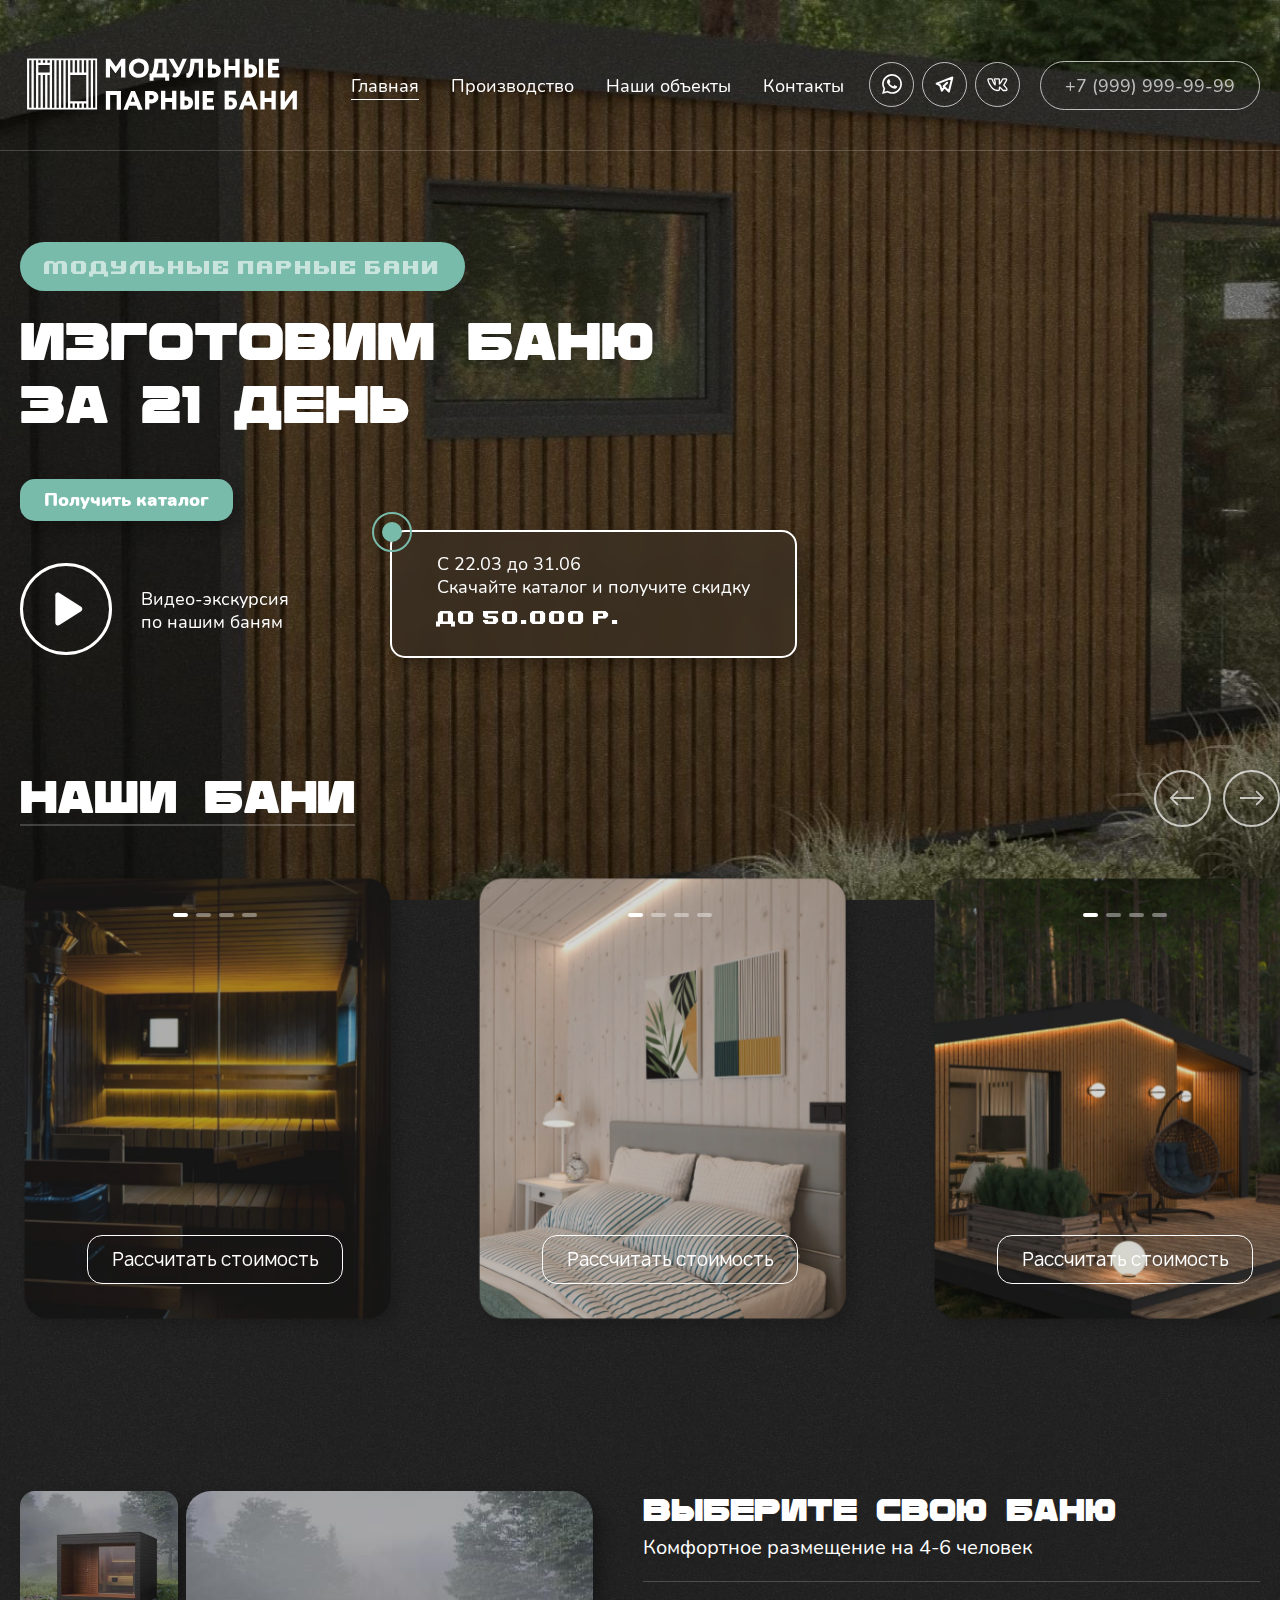
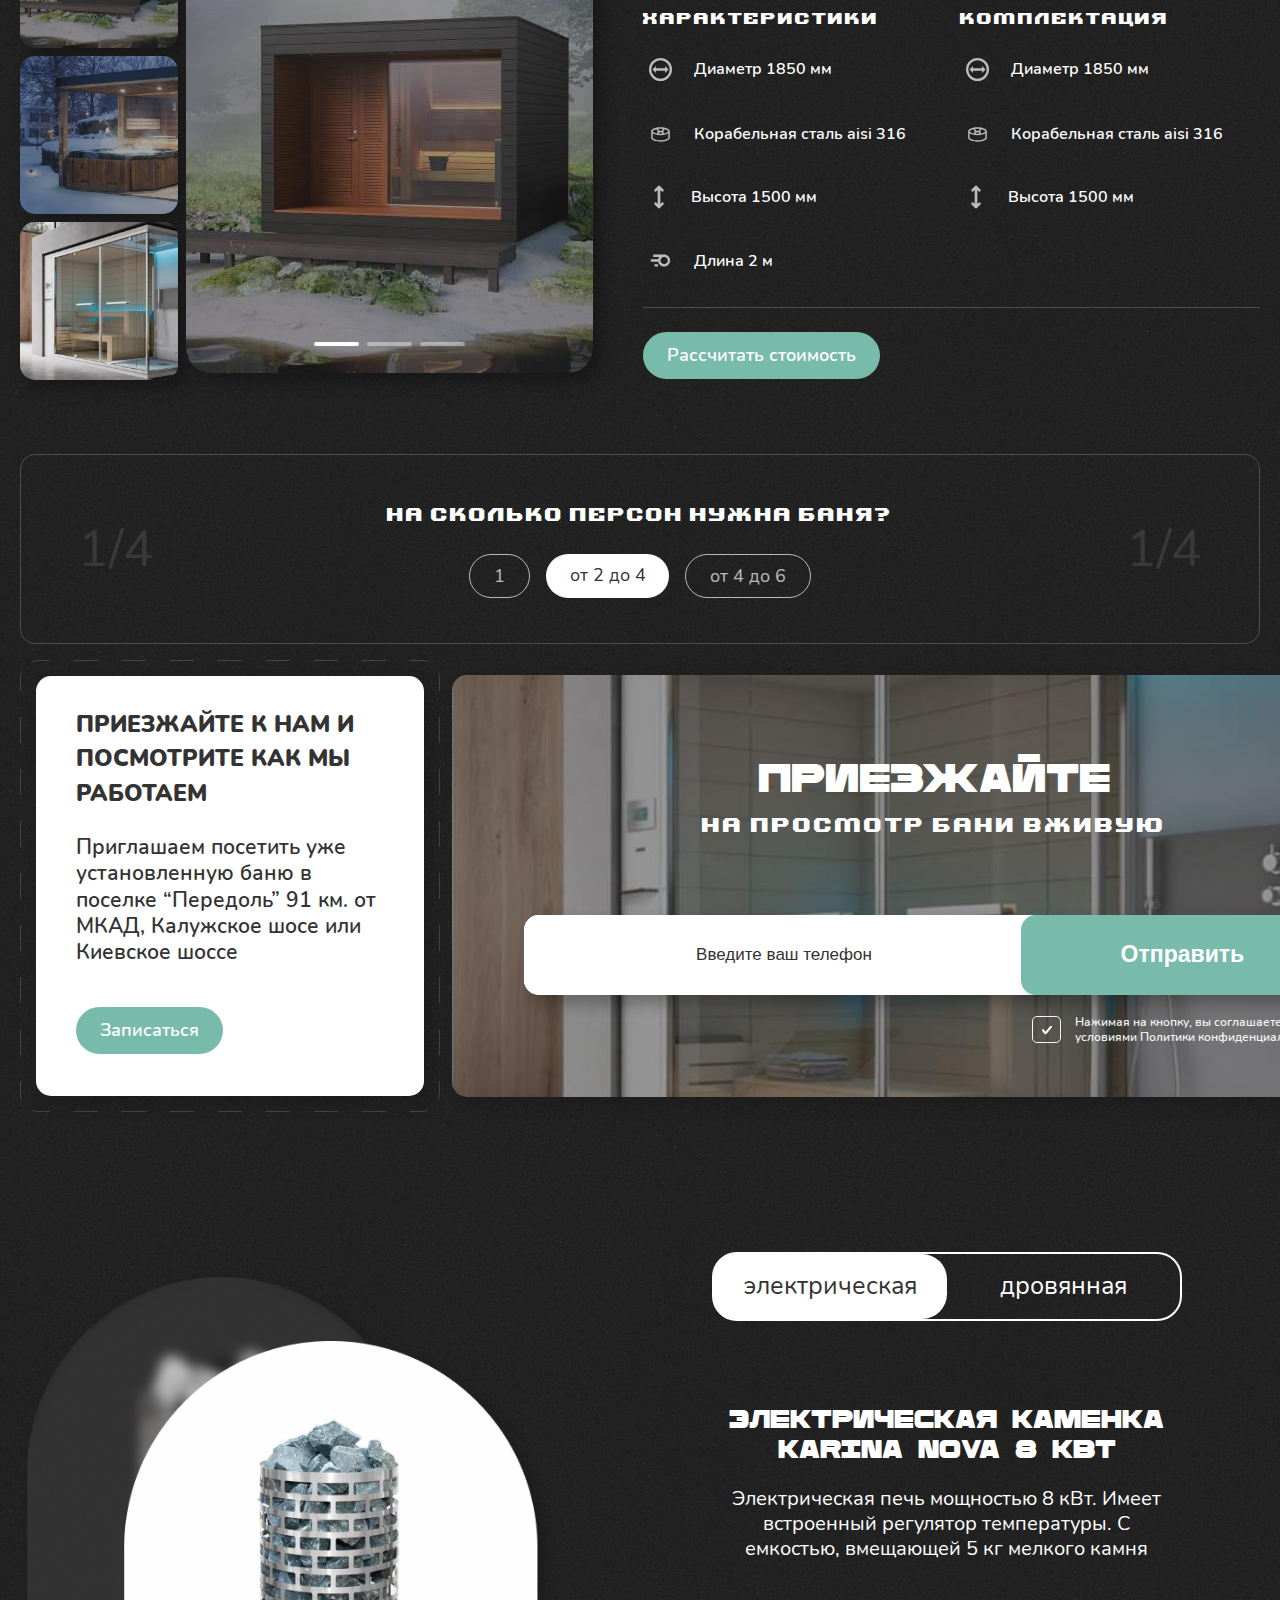
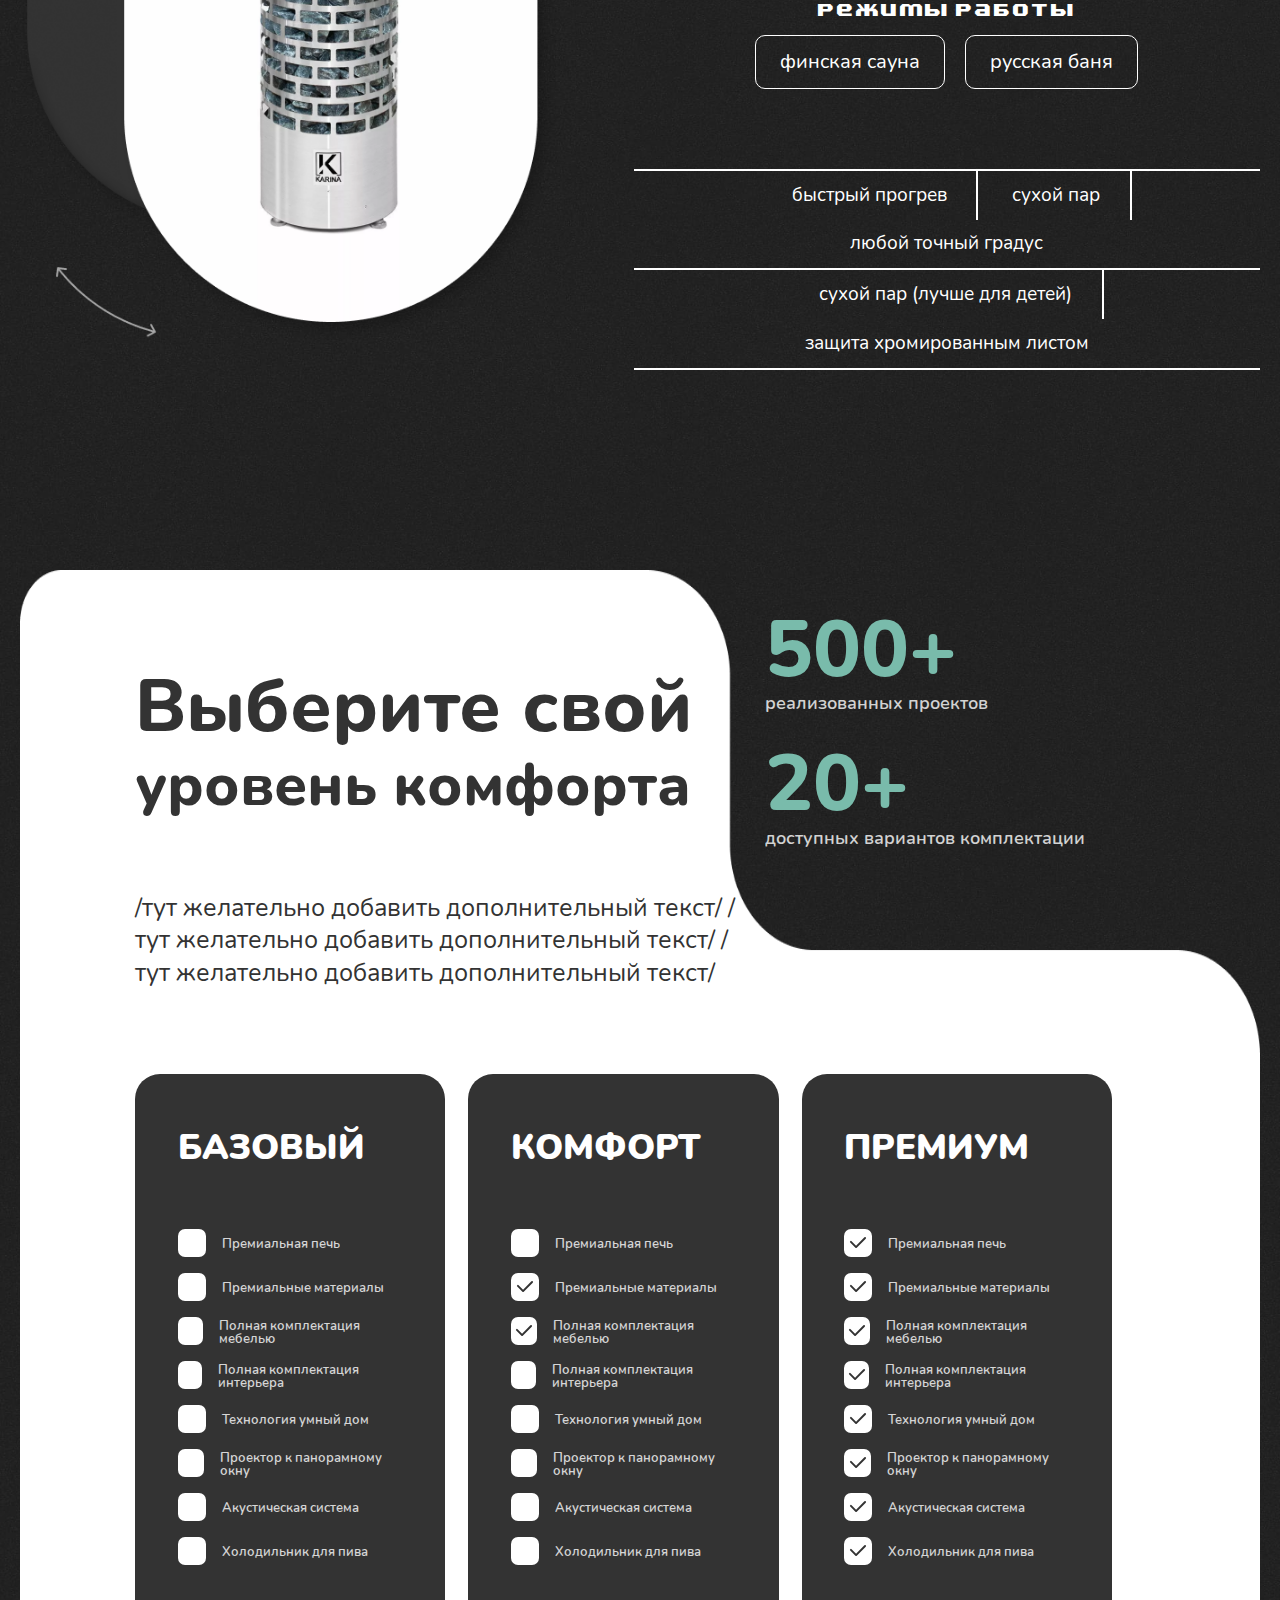
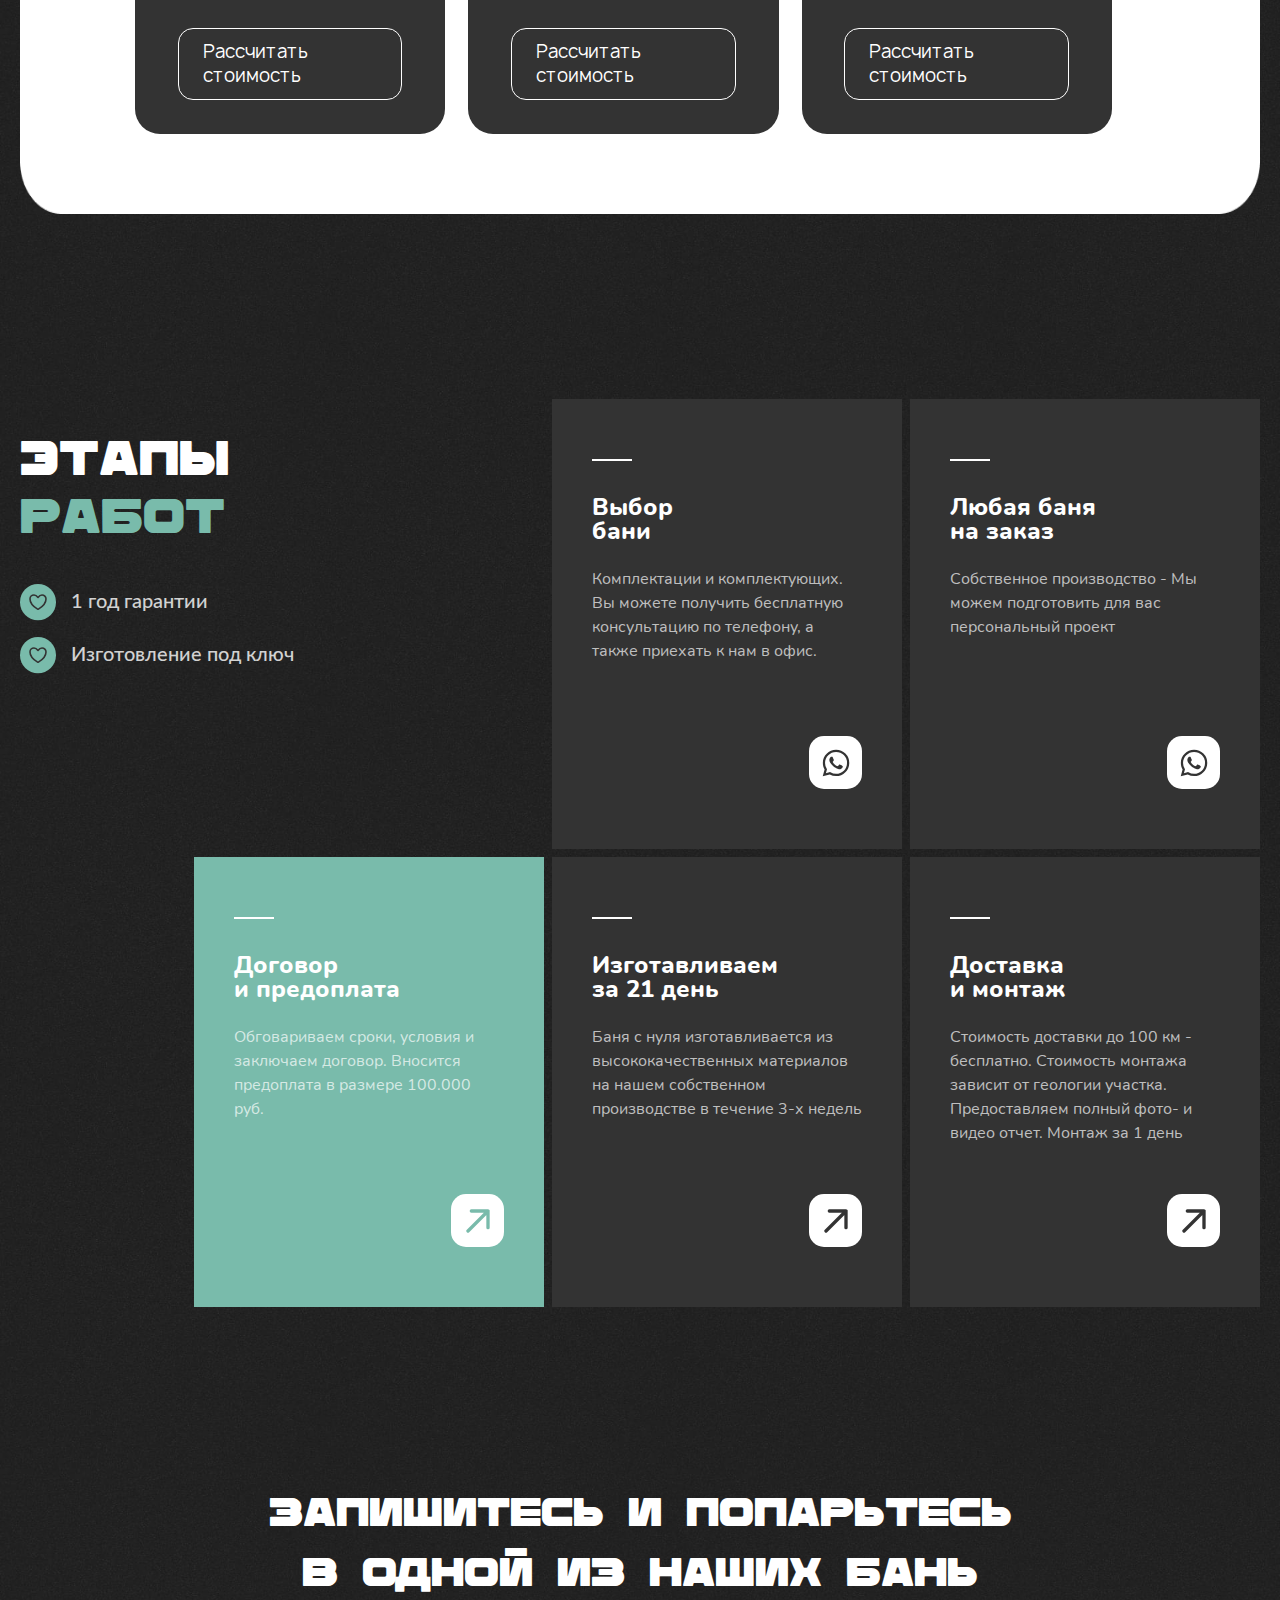
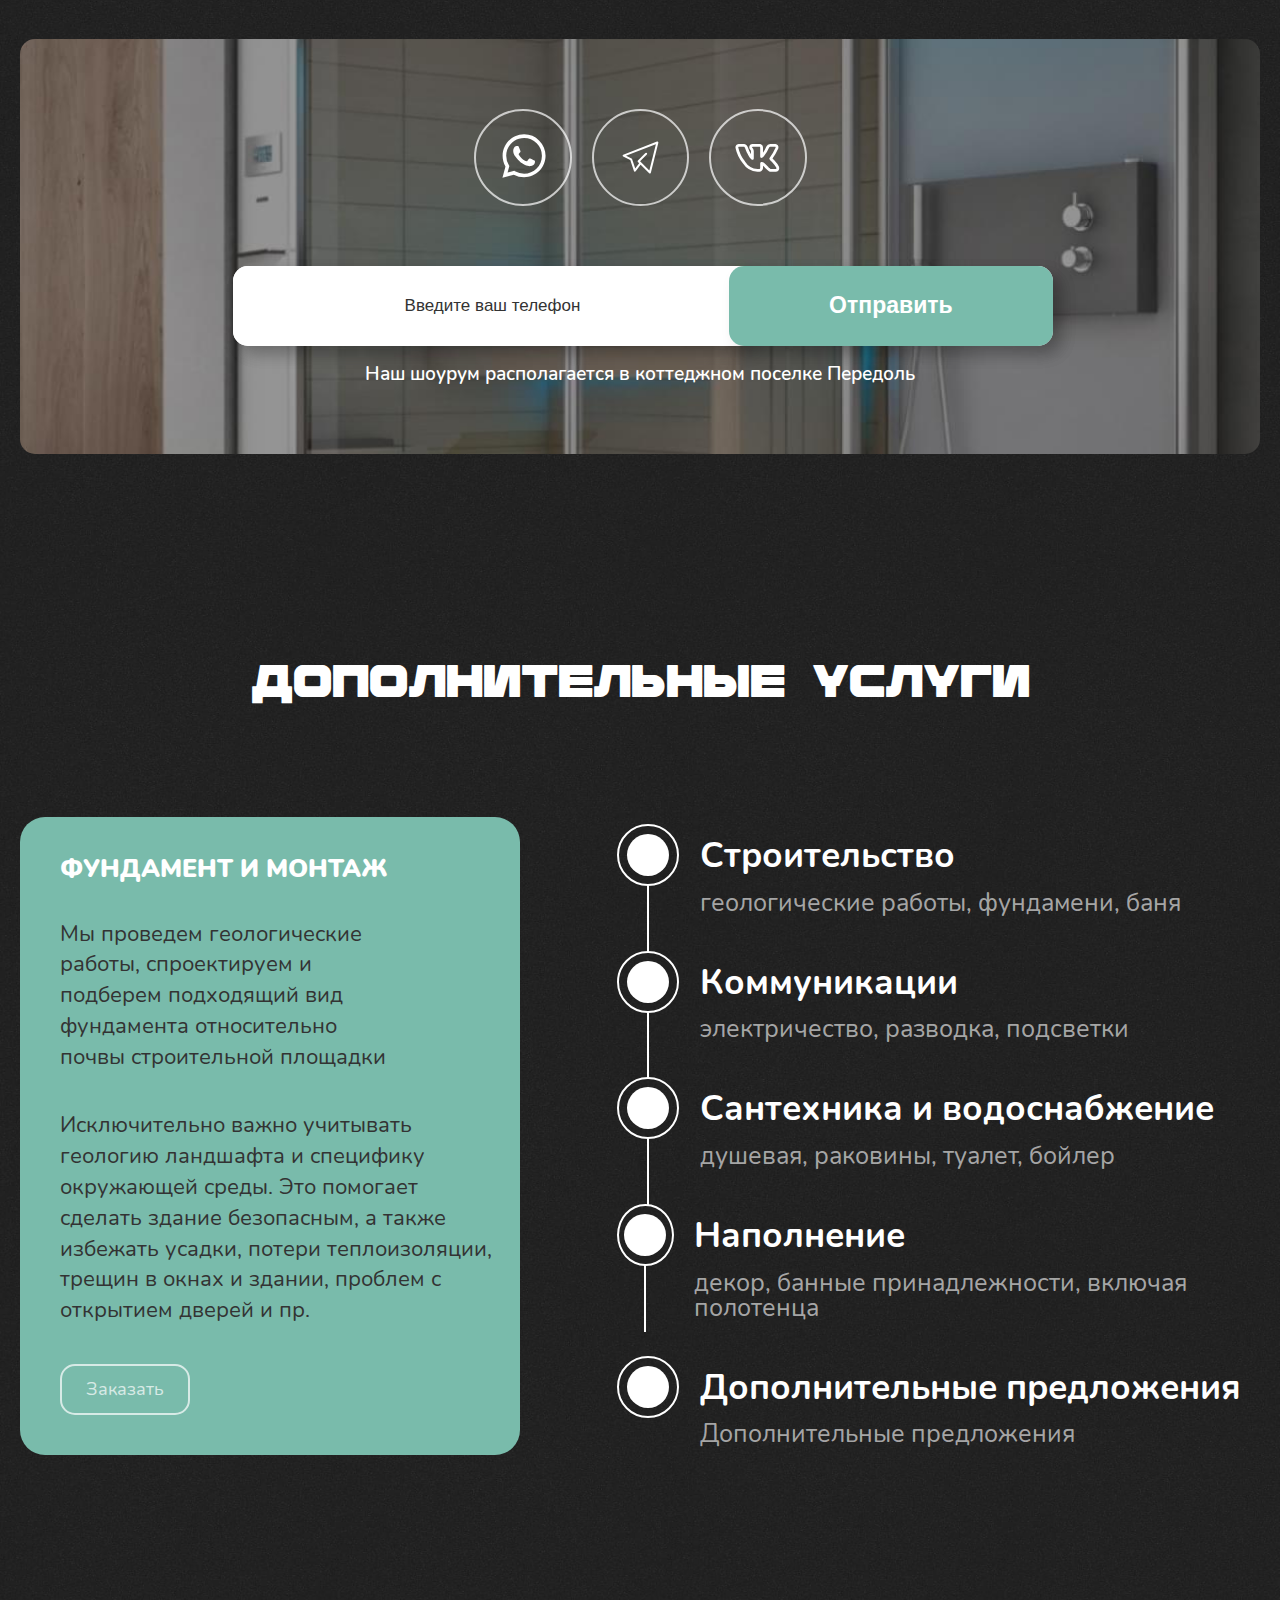
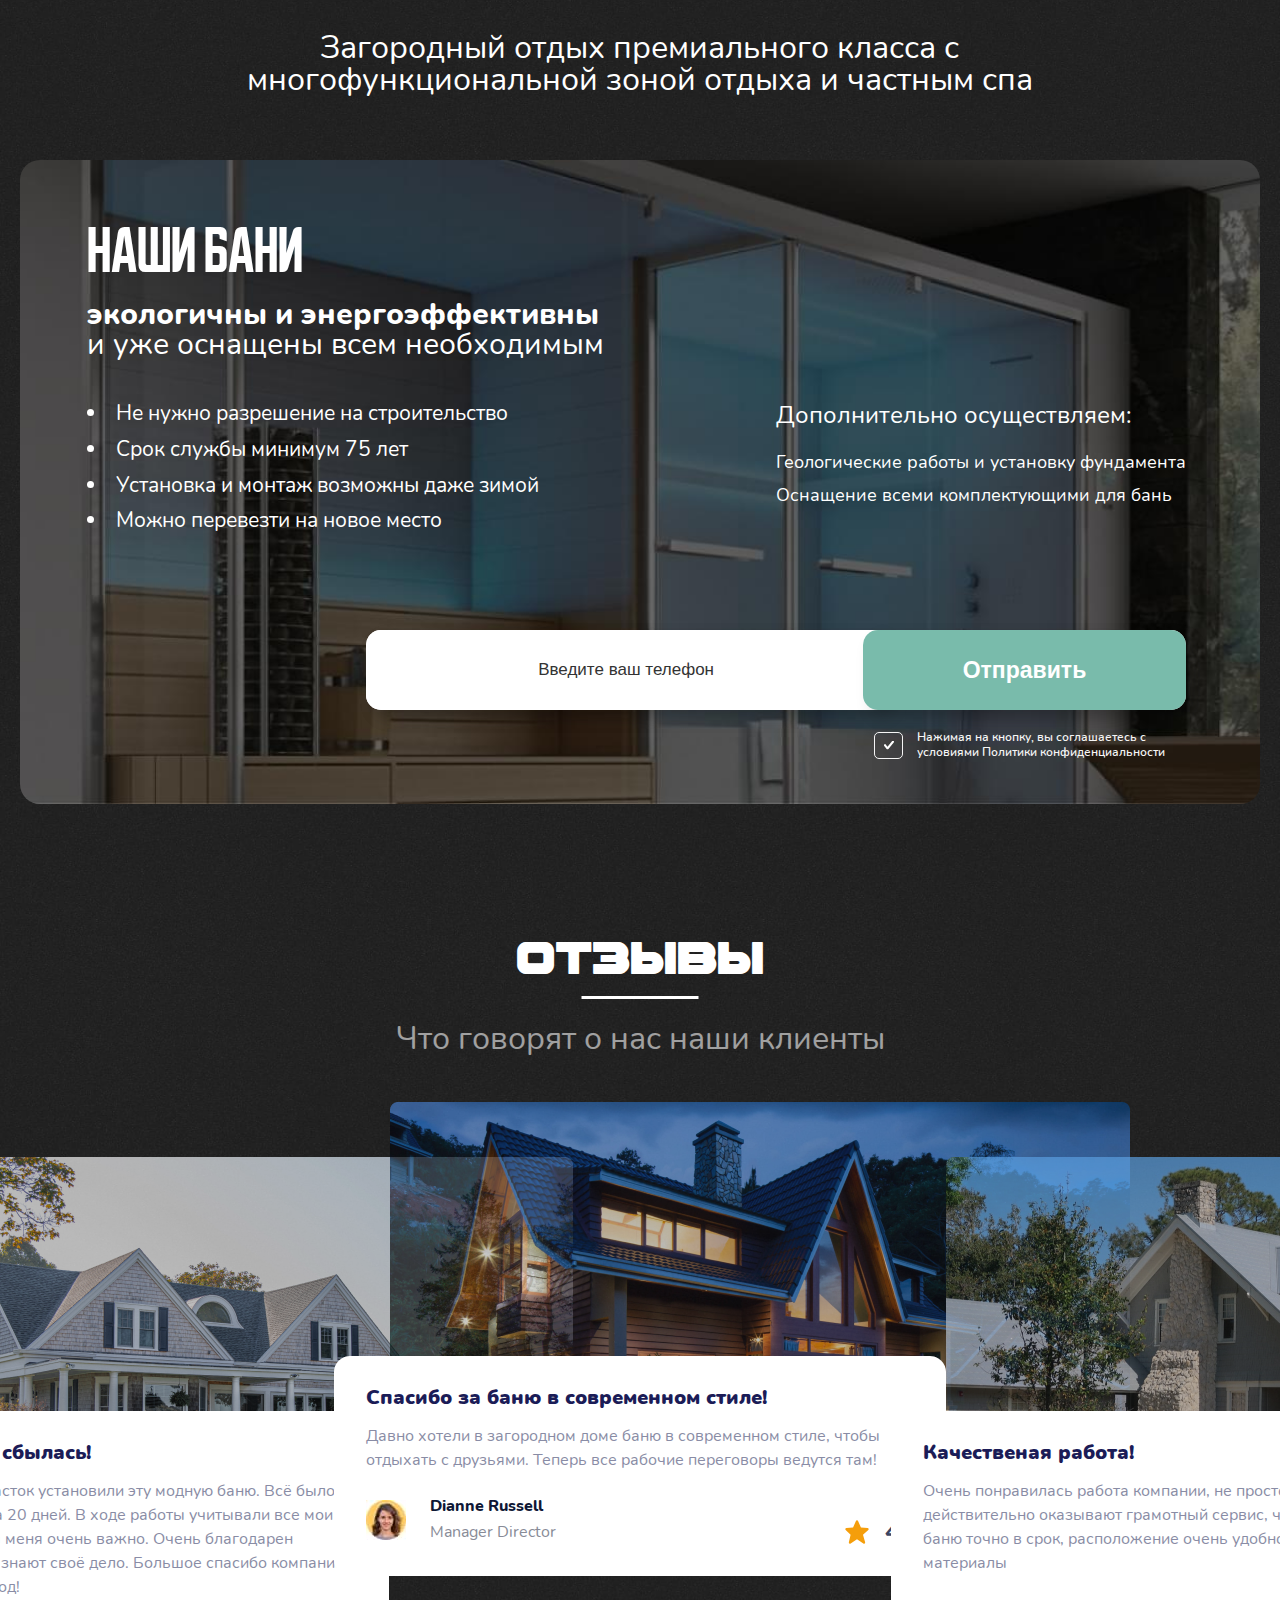
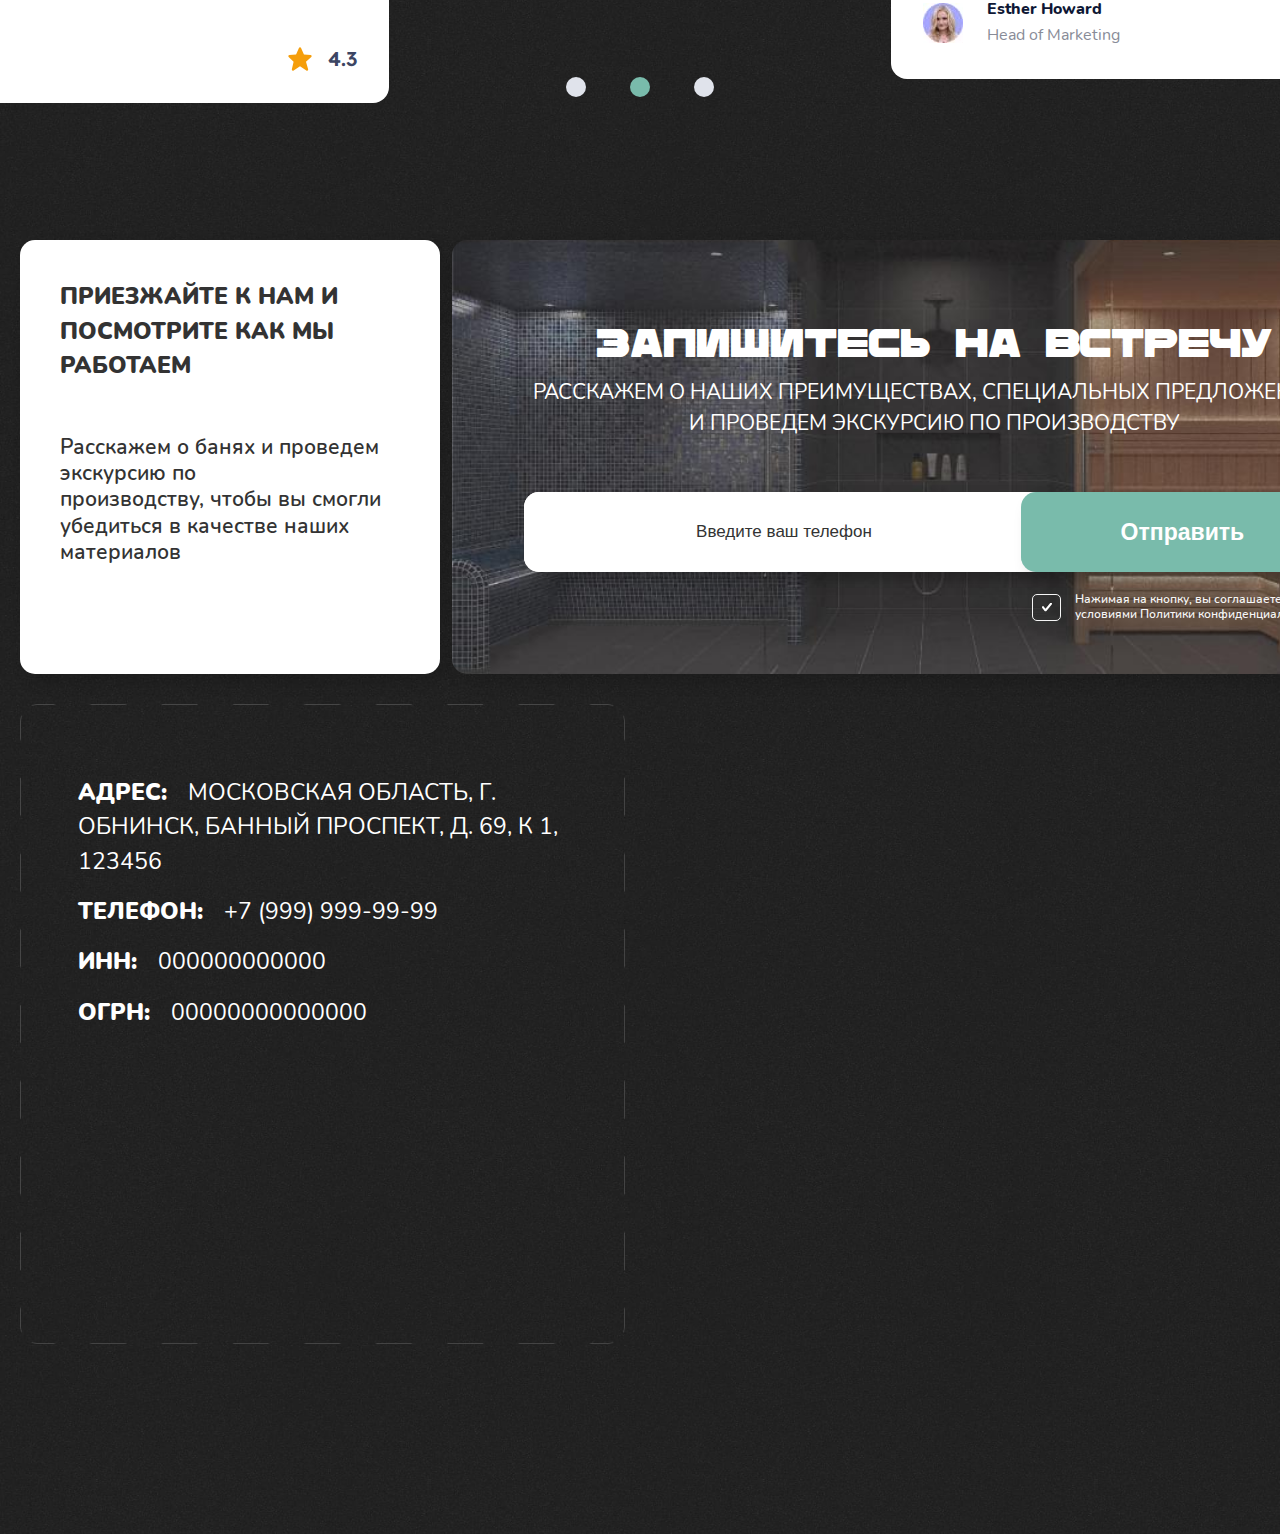
<file: index.html>
<!DOCTYPE html>
<html lang="en">
<head>
    <meta charset="UTF-8">
    <meta http-equiv="X-UA-Compatible" content="IE=edge">
    <meta name="viewport" content="width=device-width, initial-scale=1.0">
    <title>Главная</title>
    <link rel="stylesheet" href="css/swiper.min.css">
    <link rel="stylesheet" href="css/style.min.css">
</head>
<body>
    <div class="wrapper">
      <header class="header">
        <div class="header__container container">
        <div class="header__logo">
            <a href="/"><img src="minimg/logo.svg" alt="Модульные парные бани"></a>
        </div>
        <nav class="header__menu">
            <ul class="header__menu-list">
                <li class="header__menu-item">
                    <a href="index.html" class="header__menu-link active">Главная</a>
                </li>
                <li class="header__menu-item">
                    <a href="production.html" class="header__menu-link">Производство</a>
                </li>
                <li class="header__menu-item">
                    <a href="objects.html" class="header__menu-link">Наши объекты</a>
                </li>
                <li class="header__menu-item">
                    <a href="contacts.html" class="header__menu-link">Контакты</a>
                </li>
            </ul>
        </nav>
        <div class="header__contacts">
            <ul class="header__social-links">
                <li class="header__social-item">
                    <a href="https://wa.me/" class="header__social_link">
                        <img src="minimg/header/icons/whatsapp.svg" alt="Whatsapp" class="header__social-img">
                    </a>
                </li>
                <li class="header__social-item">
                    <a href="https://t.me/" class="header__social_link">
                        <img src="minimg/header/icons/telegram.svg" alt="Telegram" class="header__social-img">
                    </a>
                </li>
                <li class="header__social-item">
                    <a href="https://vk.com/" class="header__social_link">
                        <img src="minimg/header/icons/vk.svg" alt="VK" class="header__social-img">
                    </a>
                </li>
            </ul>
            <div class="header__phone-number">
                <a href="tel:">+7 (999) 999-99-99</a>
            </div>
        </div>
    </div>
      </header>
      <section class="firstscreen firstscreen__swiper">
        <div class="firstscreen__bg swiper-wrapper">
            <img class="swiper-slide" src="minimg/home/firstscreen/bg/bg.jpg">
            <img class="swiper-slide" src="minimg/home/firstscreen/bg/bg.jpg">
            <img class="swiper-slide" src="minimg/home/firstscreen/bg/bg.jpg">
        </div>
        <div class="firstscreen__container container">
            <div class="firstscreen__content">
                <h2 class="firstscreen__overtitle">модульные парные бани</h2>
                <h1 class="firstscreen__title title">изготовим баню за 21 день</h1>
                <div class="firstscreen__get-catalog">Получить каталог</div>
                <div class="firstscreen__bot-content">
                    <div class="firstscreen__video">
                        <div class="firstscreen__playvideo"><img src="minimg/home/firstscreen/icons/play.svg" alt="Видео-плеер"></div>
                        <span class="firstscreen__video-caption">Видео-экскурсия по нашим баням</span>
                    </div>
                    <div class="firstscreen__info">
                        <div class="firstscreen__date">С 22.03 до 31.06</div>
                        <div class="firstscreen__info-text">Скачайте каталог и получите скидку</div>
                        <div class="firstscreen__cost">до 50.000 р.</div>
                    </div>
                </div>
            </div>
            <div class="firstscreen__slides-nav">
                <div class="firstscreen__nav-item button-prev">
                    <img src="minimg/home/firstscreen/icons/arrow-prev.svg">
                </div>
                <div class="firstscreen__nav-item button-next">
                    <img src="minimg/home/firstscreen/icons/arrow-next.svg">
                </div>
            </div>
        </div>
      </section>
      <section class="our">
        <div class="our__container container">
            <h2 class="our__title title">наши бани</h2>
            <div class="our__mousewheel-swiper">
                <div class="our__cards swiper-wrapper">
                    <div class="our__card our__swiper swiper-slide">
                        <div class="our__img-wrap swiper-wrapper">
                            <img src="minimg/home/our/01.png" class="swiper-slide our__card-img">
                            <img src="minimg/home/our/02.png" class="swiper-slide our__card-img">
                            <img src="minimg/home/our/03.png" class="swiper-slide our__card-img">
                            <img src="minimg/home/our/04.png" class="swiper-slide our__card-img">
                          </div>
                          <div class="swiper-pagination pagination-wh"></div>
                          <div class="our__calculate calculate">Рассчитать стоимость</div>
                    </div>
                    <div class="our__card our__swiper swiper-slide">
                        <div class="our__img-wrap swiper-wrapper">
                            <img src="minimg/home/our/02.png" class="swiper-slide our__card-img">
                            <img src="minimg/home/our/01.png" class="swiper-slide our__card-img">
                            <img src="minimg/home/our/04.png" class="swiper-slide our__card-img">
                            <img src="minimg/home/our/03.png" class="swiper-slide our__card-img">
                          </div>
                          <div class="swiper-pagination pagination-wh"></div>
                          <div class="our__calculate calculate">Рассчитать стоимость</div>
                    </div>
                    <div class="our__card our__swiper swiper-slide">
                        <div class="our__img-wrap swiper-wrapper">
                            <img src="minimg/home/our/03.png" class="swiper-slide our__card-img">
                            <img src="minimg/home/our/04.png" class="swiper-slide our__card-img">
                            <img src="minimg/home/our/02.png" class="swiper-slide our__card-img">
                            <img src="minimg/home/our/01.png" class="swiper-slide our__card-img">
                          </div>
                          <div class="swiper-pagination pagination-wh"></div>
                          <div class="our__calculate calculate">Рассчитать стоимость</div>
                    </div>
                    <div class="our__card our__swiper swiper-slide">
                        <div class="our__img-wrap swiper-wrapper">
                            <img src="minimg/home/our/04.png" class="swiper-slide our__card-img">
                            <img src="minimg/home/our/03.png" class="swiper-slide our__card-img">
                            <img src="minimg/home/our/01.png" class="swiper-slide our__card-img">
                            <img src="minimg/home/our/02.png" class="swiper-slide our__card-img">
                          </div>
                          <div class="swiper-pagination pagination-wh"></div>
                          <div class="our__calculate calculate">Рассчитать стоимость</div>
                    </div>
                </div>
            </div>

        </div>
      </section>
      <section class="choose">
        <div class="choose__container container">
            <div class="choose__swipers">
                <div class="choose__swiper-thumbs">
                    <div class="swiper-wrapper">
                        <img src="minimg/home/choose/photots/01.jpg" class="swiper-slide choose__img" alt="">
                        <img src="minimg/home/choose/photots/02.jpg" class="swiper-slide choose__img" alt="">
                        <img src="minimg/home/choose/photots/03.jpg" class="swiper-slide choose__img" alt="">
                    </div>
                </div>
                <div class="choose__swiper-main">
                    <div class="swiper-wrapper">
                        <img src="minimg/home/choose/photots/01.jpg" class="swiper-slide choose__img" alt="">
                        <img src="minimg/home/choose/photots/02.jpg" class="swiper-slide choose__img" alt="">
                        <img src="minimg/home/choose/photots/03.jpg" class="swiper-slide choose__img" alt="">
                    </div>
                    <div class="swiper-pagination pagination-wh"></div>
                </div>
            </div>
            <div class="choose__content">
                <h2 class="choose__title title">Выберите свою баню</h2>
                <div class="choose__subtitle">Комфортное размещение на 4-6 человек</div>
                <div class="choose__property">
                    <div class="choose__property-col">
                        <div class="choose__label">Характеристики</div>
                        <ul class="choose__list">
                            <li class="choose__item">
                                <img class="choose__icon" src="minimg/home/choose/icons/01.svg">
                                <div class="choose__text">Диаметр 1850 мм</div>
                            </li>
                            <li class="choose__item">
                                <img class="choose__icon" src="minimg/home/choose/icons/02.svg">
                                <div class="choose__text">Корабельная сталь aisi 316</div>
                            </li>
                            <li class="choose__item">
                                <img class="choose__icon" src="minimg/home/choose/icons/03.svg">
                                <div class="choose__text">Высота 1500 мм</div>
                            </li>
                            <li class="choose__item">
                                <img class="choose__icon" src="minimg/home/choose/icons/04.svg">
                                <div class="choose__text">Длина 2 м</div>
                            </li>
                        </ul>
                    </div>
                    <div class="choose__property-col">
                        <div class="choose__label">комплектация</div>
                        <ul class="choose__list">
                            <li class="choose__item">
                                <img class="choose__icon" src="minimg/home/choose/icons/01.svg">
                                <div class="choose__text">Диаметр 1850 мм</div>
                            </li>
                            <li class="choose__item">
                                <img class="choose__icon" src="minimg/home/choose/icons/02.svg">
                                <div class="choose__text">Корабельная сталь aisi 316</div>
                            </li>
                            <li class="choose__item">
                                <img class="choose__icon" src="minimg/home/choose/icons/03.svg">
                                <div class="choose__text">Высота 1500 мм</div>
                            </li>
                        </ul>
                    </div>
                </div>
                <div class="choose__calculate calculate" type="button">Рассчитать стоимость</div>
            </div>
        </div>
      </section>
      <section class="persons">
        <div class="persons__container container">
            <div class="persons__content">
                <div class="persons__label">на сколько персон нужна баня?</div>
                <div class="persons__tabs">
                    <div class="persons__tab">1</div>
                    <div class="persons__tab active">от 2 до 4</div>
                    <div class="persons__tab">от 4 до 6</div>
                </div>
            </div>
        </div>
      </section>
      <section class="visit-us">
        <div class="visit-us__container container">
            <div class="visit-us__text-block">
                <div class="visit-us__text-content">
                    <div class="visit-us__label">приезжайте к нам и посмотрите как мы работаем</div>
                    <div class="visit-us__text">Приглашаем посетить уже установленную баню в поселке “Передоль” 91 км. от МКАД, Калужское шосе или Киевское шоссе</div>
                    <div class="visit-us__btn calculate">Записаться</div>
                </div>
            </div>
            <div class="visit-us__feedback">
                <div class="visit-us__feedback-title">приезжайте</div>
                <div class="visit-us__feedback-subtitle">на просмотр бани вживую</div>
                <form action="##" class="visit-us__feedback-form feedback__form">
                    <div class="feedback__area">
                        <input class="feedback__text-input" type="text" placeholder="Введите ваш телефон">
                        <button type="submit">Отправить</button> 
                    </div>   
                    <label>
                        <input class="feedback__checkbox" checked type="checkbox">
                        <span class="feedback__custom-checkbox"></span>
                        <span class="feedback__checkbox-caption">Нажимая на кнопку, вы соглашаетесь с условиями Политики конфиденциальности</span>
                    </label>
                </form>
            </div>
        </div>
      </section>
      <section class="type">
        <div class="type__container container">
            <div class="type__img">
                <img src="minimg/home/type/e.png" alt="Karina NOVA 8 кВт">
            </div>
            <div class="type__content">
                <div class="type__tabs">
                    <span id="type_first_tab" class="type__tab active">электрическая</span>
                    <span id="type_second_tab" class="type__tab">дровянная</span>
                </div>
                <div data-tab="type_first_tab" class="type__tab-content active">
                    <h3 class="type__label">
                        Электрическая каменка<br />
                        Karina NOVA 8 кВт
                    </h3>
                    <div class="type__text">
                        Электрическая печь мощностью 8 кВт.
                        Имеет встроенный регулятор температуры.
                        С емкостью, вмещающей 5 кг мелкого камня
                    </div>
                    <div class="type__modes-text">Режимы работы</div>
                    <div class="type__modes">
                        <span class="type__mode">финская сауна</span>
                        <span class="type__mode">русская баня</span>
                    </div>
                    <div class="type__parameters">
                        <div class="type__param-row">
                            <span class="type__param-item">быстрый прогрев</span>
                            <span class="type__param-item">сухой пар</span>
                            <span class="type__param-item">любой точный градус</span>
                        </div>
                        <div class="type__param-row">                            
                            <span class="type__param-item">сухой пар (лучше для детей)</span>
                            <span class="type__param-item">защита хромированным листом</span>
                        </div>
                    </div>
                </div>
                <div data-tab="type_second_tab" class="type__tab-content">
                    <h3 class="type__label">
                        Электрическая каменка<br />
                        Karina NOVA 8 кВт
                    </h3>
                    <div class="type__text">
                        Электрическая печь мощностью 8 кВт.
                        Имеет встроенный регулятор температуры.
                        С емкостью, вмещающей 5 кг мелкого камня
                    </div>
                    <div class="type__modes-text">Режимы работы</div>
                    <div class="type__modes">
                        <span class="type__mode">финская сауна</span>
                        <span class="type__mode">русская баня</span>
                    </div>
                    <div class="type__parameters">
                        <div class="type__param-row">
                            <span class="type__param-item">быстрый прогрев</span>
                            <span class="type__param-item">сухой пар</span>
                            <span class="type__param-item">любой точный градус</span>
                        </div>
                        <div class="type__param-row">                            
                            <span class="type__param-item">сухой пар (лучше для детей)</span>
                            <span class="type__param-item">защита хромированным листом</span>
                        </div>
                    </div>
                </div>
            </div>
        </div>
      </section>
      <section class="levels">
        <div class="levels__container container">
            <div class="levels__content">
            <h3 class="levels__title">Выберите свой <br><span>уровень комфорта</span></h3>
            <div class="levels__text">
                /тут желательно добавить дополнительный текст/
                /тут желательно добавить дополнительный текст/
                /тут желательно добавить дополнительный текст/
            </div>
            <div class="levels__items">
                <div class="levels__item">
                    <div class="levels__label">базовый</div>
                    <ul class="levels__list">
                        <li class="levels__list-item">
                            <span class="levels__checkbox"></span>    
                            <span class="levels__caption">Премиальная печь</span>
                        </li>
                        <li class="levels__list-item">
                            <span class="levels__checkbox"></span>    
                            <span class="levels__caption">Премиальные материалы</span>
                        </li>
                        <li class="levels__list-item">
                            <span class="levels__checkbox"></span>    
                            <span class="levels__caption">Полная комплектация мебелью</span>
                        </li>
                        <li class="levels__list-item">
                            <span class="levels__checkbox"></span>    
                            <span class="levels__caption">Полная комплектация интерьера</span>
                        </li>
                        <li class="levels__list-item">
                            <span class="levels__checkbox"></span>    
                            <span class="levels__caption">Технология умный дом</span>
                        </li>
                        <li class="levels__list-item">
                            <span class="levels__checkbox"></span>    
                            <span class="levels__caption">Проектор к панорамному окну</span>
                        </li>
                        <li class="levels__list-item">
                            <span class="levels__checkbox"></span>    
                            <span class="levels__caption">Акустическая система</span>
                        </li>
                        <li class="levels__list-item">
                            <span class="levels__checkbox"></span>    
                            <span class="levels__caption">Холодильник для пива</span>
                        </li>
                    </ul>
                    <div class="levels__calculate calculate">Рассчитать стоимость</div>
                </div>
                <div class="levels__item">
                    <div class="levels__label">комфорт</div>
                    <ul class="levels__list">
                        <li class="levels__list-item">
                            <span class="levels__checkbox"></span>    
                            <span class="levels__caption">Премиальная печь</span>
                        </li>
                        <li class="levels__list-item">
                            <span class="levels__checkbox active"></span>    
                            <span class="levels__caption">Премиальные материалы</span>
                        </li>
                        <li class="levels__list-item">
                            <span class="levels__checkbox active"></span>    
                            <span class="levels__caption">Полная комплектация мебелью</span>
                        </li>
                        <li class="levels__list-item">
                            <span class="levels__checkbox"></span>    
                            <span class="levels__caption">Полная комплектация интерьера</span>
                        </li>
                        <li class="levels__list-item">
                            <span class="levels__checkbox"></span>    
                            <span class="levels__caption">Технология умный дом</span>
                        </li>
                        <li class="levels__list-item">
                            <span class="levels__checkbox"></span>    
                            <span class="levels__caption">Проектор к панорамному окну</span>
                        </li>
                        <li class="levels__list-item">
                            <span class="levels__checkbox"></span>    
                            <span class="levels__caption">Акустическая система</span>
                        </li>
                        <li class="levels__list-item">
                            <span class="levels__checkbox"></span>    
                            <span class="levels__caption">Холодильник для пива</span>
                        </li>
                    </ul>
                    <div class="levels__calculate calculate">Рассчитать стоимость</div>
                </div>
                <div class="levels__item">
                    <div class="levels__label">премиум</div>
                    <ul class="levels__list">
                        <li class="levels__list-item">
                            <span class="levels__checkbox active"></span>    
                            <span class="levels__caption">Премиальная печь</span>
                        </li>
                        <li class="levels__list-item">
                            <span class="levels__checkbox active"></span>    
                            <span class="levels__caption">Премиальные материалы</span>
                        </li>
                        <li class="levels__list-item">
                            <span class="levels__checkbox active"></span>    
                            <span class="levels__caption">Полная комплектация мебелью</span>
                        </li>
                        <li class="levels__list-item">
                            <span class="levels__checkbox active"></span>    
                            <span class="levels__caption">Полная комплектация интерьера</span>
                        </li>
                        <li class="levels__list-item">
                            <span class="levels__checkbox active"></span>    
                            <span class="levels__caption">Технология умный дом</span>
                        </li>
                        <li class="levels__list-item">
                            <span class="levels__checkbox active"></span>    
                            <span class="levels__caption">Проектор к панорамному окну</span>
                        </li>
                        <li class="levels__list-item">
                            <span class="levels__checkbox active"></span>    
                            <span class="levels__caption">Акустическая система</span>
                        </li>
                        <li class="levels__list-item">
                            <span class="levels__checkbox active"></span>    
                            <span class="levels__caption">Холодильник для пива</span>
                        </li>
                    </ul>
                    <div class="levels__calculate calculate">Рассчитать стоимость</div>
                </div>
            </div>
            <div class="levels__numbers">
                <div class="levels__number-item">
                    <div class="levels__number">500+</div>
                    <div class="levels__number-caption">реализованных проектов</div>
                </div>
                <div class="levels__number-item">
                    <div class="levels__number">20+</div>
                    <div class="levels__number-caption">доступных вариантов комплектации</div>
                </div>
            </div>
        </div>
        </div>
      </section>
      <section class="stages">
        <div class="stages__container container">
            <div class="stages__content">
            <div class="stages__top">
                <h3 class="stages__title title">
                    этапы<br><span>работ</span>
                </h3>
                <div class="stages__params">
                    <div class="stages__param">
                        <img src="minimg/home/stages/icons/heart.svg">
                        <span>1 год гарантии</span>
                    </div>
                    <div class="stages__param">
                        <img src="minimg/home/stages/icons/heart.svg">
                        <span>Изготовление под ключ</span>
                    </div>
                </div>
            </div>
            <div class="stages__items">
                <div class="stages__item">
                    <div class="stages__label">Выбор<br>бани</div>
                    <div class="stages__text">Комплектации и комплектующих. Вы можете получить бесплатную консультацию по телефону, а также приехать к нам в офис.</div>
                    <a href="##" class="stages__img">
                        <img src="minimg/home/stages/icons/whatsapp.svg">
                    </a>
                </div>
                <div class="stages__item">
                    <div class="stages__label">Любая баня<br>на заказ</div>
                    <div class="stages__text">Собственное производство -
                        Мы можем подготовить для вас персональный проект</div>
                        <a href="##" class="stages__img">
                            <img src="minimg/home/stages/icons/whatsapp.svg">
                        </a>
                </div>
                <div class="stages__item stages__item_green">
                    <div class="stages__label">Договор<br>и предоплата</div>
                    <div class="stages__text">Обговариваем сроки, условия
                        и заключаем договор. Вносится предоплата в размере 100.000 руб.</div>
                        <a href="##" class="stages__img">
                            <img src="minimg/home/stages/icons/green-arrow.svg">
                        </a>
                </div>
                <div class="stages__item">
                    <div class="stages__label">Изготавливаем<br>за 21 день</div>
                    <div class="stages__text">Баня с нуля изготавливается 
                        из высококачественных материалов на нашем собственном производстве в течение 3-х недель</div>
                        <a href="##" class="stages__img">
                            <img src="minimg/home/stages/icons/arrowsvg.svg">
                        </a>
                </div>
                <div class="stages__item">
                    <div class="stages__label">Доставка<br>и монтаж</div>
                    <div class="stages__text">Стоимость доставки до 100 км - бесплатно. Стоимость монтажа зависит от геологии участка. Предоставляем полный фото- и видео отчет. Монтаж за 1 день</div>
                    <a href="##" class="stages__img">
                        <img src="minimg/home/stages/icons/arrowsvg.svg">
                    </a>
                </div>
            </div>
        </div>
        </div>
      </section>
      <section class="feedback-block">
        <div class="feedback-block__container container">
            <h3 class="feedback-block__title title">Запишитесь и попарьтесь в одной из наших бань</h3>
            <div class="feedback-block__area">
                <div class="feedback-block__icons">
                    <a href="https://wa.me/">
                        <img src="minimg/home/feedback/icons/whatsapp.svg" alt="Whatsapp">
                    </a>
                    <a href="https://t.me/">
                        <img src="minimg/home/feedback/icons/telegram.svg" alt="Telegram">
                    </a>
                    <a href="https://vk.com/">
                        <img src="minimg/home/feedback/icons/vk.svg" alt="VK">
                    </a>
                </div>
                <form action="##" class="feedback-block__form feedback__form">
                    <div class="feedback__area">
                        <input class="feedback__text-input" type="text" placeholder="Введите ваш телефон">
                        <button type="submit">Отправить</button> 
                    </div>   
                </form>
                <div class="feedback-block__caption">Наш шоурум располагается в коттеджном поселке Передоль</div>
            </div>
        </div>
      </section>
      <section class="extra">
        <div class="extra__container container">
            <h3 class="extra__title title">дополнительные услуги</h3>
            <div class="extra__content">
                <div class="extra__text-block">
                    <div class="extra__label">Фундамент и монтаж</div>
                    <div class="extra__description">
                        <p>Мы проведем геологические<br> работы, спроектируем и<br> подберем подходящий вид<br> фундамента относительно<br> почвы строительной площадки</p>
                        <p>Исключительно важно учитывать геологию ландшафта и специфику окружающей среды. Это помогает сделать здание безопасным, а также избежать усадки, потери теплоизоляции, трещин в окнах и здании, проблем с открытием дверей и пр.</p>
                    </div>
                    <div class="extra__calculate calculate">Заказать</div>
                </div>
                <div class="extra__services">
                    <div class="extra__service">
                        <div class="extra__circle"></div>
                        <div class="extra__service-text">
                            <div class="extra__name">Строительство</div>
                            <div class="extra__caption">геологические работы, фундамени, баня</div>
                        </div>
                    </div>
                    <div class="extra__service">
                        <div class="extra__circle"></div>
                        <div class="extra__service-text">
                            <div class="extra__name">Коммуникации</div>
                            <div class="extra__caption">электричество, разводка, подсветки</div>
                        </div>
                    </div>
                    <div class="extra__service">
                        <div class="extra__circle"></div>
                        <div class="extra__service-text">
                            <div class="extra__name">Сантехника и водоснабжение</div>
                            <div class="extra__caption">душевая, раковины, туалет, бойлер</div>
                        </div>
                    </div>
                    <div class="extra__service">
                        <div class="extra__circle"></div>
                        <div class="extra__service-text">
                            <div class="extra__name">Наполнение</div>
                            <div class="extra__caption">декор, банные принадлежности, включая полотенца</div>
                        </div>
                    </div>
                    <div class="extra__service">
                        <div class="extra__circle"></div>
                        <div class="extra__service-text">
                            <div class="extra__name">Дополнительные предложения</div>
                            <div class="extra__caption">Дополнительные предложения</div>
                        </div>
                    </div>
                </div>                
            </div>
        </div>
      </section>
      <section class="description">
        <div class="description__container container">
            <div class="description__top-text">Загородный отдых премиального класса с многофункциональной зоной отдыха и частным спа</div>
            <div class="description__content">
                <h4 class="description__title">Наши бани</h4>
                <div class="description__subtitle">
                    <span>экологичны и энергоэффективны</span><br>
                    и уже оснащены всем необходимым
                </div>
                <div class="description__description">
                    <ul class="description__list">
                        <li class="description__item">Не нужно разрешение на строительство</li>
                        <li class="description__item">Срок службы минимум 75 лет</li>
                        <li class="description__item">Установка и монтаж возможны даже зимой</li>
                        <li class="description__item">Можно перевезти на новое место</li>
                    </ul>
                    <div class="description__extra">
                        <div class="description__extra-label">Дополнительно осуществляем:</div>
                        <div class="description__extra-text">
                            <span>Геологические работы и установку фундамента</span>
                            <span>Оснащение всеми комплектующими для бань</span>
                        </div>
                    </div>
                </div>
                <form action="##" class="description__form feedback__form">
                    <div class="feedback__area">
                        <input class="feedback__text-input" type="text" placeholder="Введите ваш телефон">
                        <button type="submit">Отправить</button> 
                    </div>
                    <label>
                        <input class="feedback__checkbox" checked type="checkbox">
                        <span class="feedback__custom-checkbox"></span>
                        <span class="feedback__checkbox-caption">Нажимая на кнопку, вы соглашаетесь с условиями Политики конфиденциальности</span>
                    </label>
                </form>
            </div>
        </div>
      </section>
      <section class="reviews">
        <h3 class="reviews__title title">отзывы</h3>
        <div class="reviews__subtitle">Что говорят о нас наши клиенты</div>
        <div class="reviews__content swiper-reviews">
            <div class="reviews__items swiper-wrapper">
                <div class="reviews__item swiper-slide">
                    <img src="minimg/home/reviews/photos/01.png" class="reviews__img">
                    <div class="reviews__review">
                        <div class="reviews__label">Моя давняя мечта сбылась!</div>
                        <div class="reviews__text">Неделю назад на мой участок установили эту модную баню. Всё было сделано очень быстро, за 20 дней. В ходе работы учитывали все мои пожелания, что было для меня очень важно. Очень благодарен ребятам, по-настоящему знают своё дело. Большое спасибо компании за столь грамотный подход!</div>
                        <div class="reviews__bot-review">
                            <div class="reviews__person">
                                <img src="minimg/home/reviews/avatars/01.jpg" class="reviews__avatar">
                                <div class="reviews__person-info">
                                    <div class="reviews__name">Courtney Henry</div>
                                    <div class="reviews__job-title">CEO Andarafish</div>
                                </div>
                            </div>
                            <div class="reviews__rating">
                                <img src="minimg/home/reviews/icons/star.svg" class="reviews__star">
                                <span>4.3</span>
                            </div>
                        </div>
                    </div>
                </div>
                <div class="reviews__item swiper-slide">
                    <img src="minimg/home/reviews/photos/02.png" class="reviews__img">
                    <div class="reviews__review">
                        <div class="reviews__label">Спасибо за баню в современном стиле!</div>
                        <div class="reviews__text">Давно хотели в загородном доме баню в современном стиле, чтобы отдыхать с друзьями. Теперь все рабочие переговоры ведутся там!</div>
                        <div class="reviews__bot-review">
                            <div class="reviews__person">
                                <img src="minimg/home/reviews/avatars/02.jpg" class="reviews__avatar">
                                <div class="reviews__person-info">
                                    <div class="reviews__name">Dianne Russell</div>
                                    <div class="reviews__job-title">Manager Director</div>
                                </div>
                            </div>
                            <div class="reviews__rating">
                                <img src="minimg/home/reviews/icons/star.svg" class="reviews__star">
                                <span>4.6</span>
                            </div>
                        </div>
                    </div>
                </div>
                <div class="reviews__item swiper-slide">
                    <img src="minimg/home/reviews/photos/03.png" class="reviews__img">
                    <div class="reviews__review">
                        <div class="reviews__label">Качественая работа!</div>
                        <div class="reviews__text">Очень понравилась работа компании, не просто сделали тяп ляп, а действительно оказывают грамотный сервис, что приятно. установили баню точно в срок, расположение очень удобное, качественные материалы</div>
                        <div class="reviews__bot-review">
                            <div class="reviews__person">
                                <img src="minimg/home/reviews/avatars/03.jpg" class="reviews__avatar">
                                <div class="reviews__person-info">
                                    <div class="reviews__name">Esther Howard</div>
                                    <div class="reviews__job-title">Head of Marketing</div>
                                </div>
                            </div>
                            <div class="reviews__rating">
                                <img src="minimg/home/reviews/icons/star.svg" class="reviews__star">
                                <span>4.6</span>
                            </div>
                        </div>
                    </div>
                </div>
            </div>
            <div class="swiper-pagination"></div>
        </div>
      </section>
      <section class="visit-us visit-us_bot">
        <div class="visit-us__container container">
            <div class="visit-us__text-block">
                <div class="visit-us__text-content">
                    <div class="visit-us__label">приезжайте к нам и посмотрите как мы работаем</div>
                    <div class="visit-us__text">Расскажем о банях и проведем экскурсию по производству, чтобы вы смогли убедиться в качестве наших материалов</div>
                    <div class="visit-us__btn calculate">Записаться</div>
                </div>
            </div>
            <div class="visit-us__feedback">
                <div class="visit-us__feedback-title">запишитесь на встречу</div>
                <div class="visit-us__feedback-subtitle">Расскажем о наших преимуществах, специальных предложениях и проведем экскурсию по производству</div>
                <form action="##" class="visit-us__feedback-form feedback__form">
                    <div class="feedback__area">
                        <input class="feedback__text-input" type="text" placeholder="Введите ваш телефон">
                        <button type="submit">Отправить</button> 
                    </div>   
                    <label>
                        <input class="feedback__checkbox" checked type="checkbox">
                        <span class="feedback__custom-checkbox"></span>
                        <span class="feedback__checkbox-caption">Нажимая на кнопку, вы соглашаетесь с условиями Политики конфиденциальности</span>
                    </label>
                </form>
            </div>
        </div>
      </section>
      <section class="map-block">
        <div class="map-block__container container">
            <div class="map-block__content map-block__col">
                <div class="map-block__item">
                    <span class="map-block__label">Адрес:</span>
                    <span class="map-block__text">Московская область, г. Обнинск, Банный проспект, д. 69, к 1, 123456</span>
                </div>
                <div class="map-block__item">
                    <span class="map-block__label">телефон:</span>
                    <span class="map-block__text">+7 (999) 999-99-99</span>
                </div>
                <div class="map-block__item">
                    <span class="map-block__label">ИНН:</span>
                    <span class="map-block__text">000000000000</span>
                </div>
                <div class="map-block__item">
                    <span class="map-block__label">ОГРН:</span>
                    <span class="map-block__text">00000000000000</span>
                </div>
            </div>
            <div class="map-block__map map-block__col" id="map">

            </div>
        </div>
      </section>
    </div>
    <script src="js/swiper.min.js"></script>
    <script src="js/imask.js"></script>
    <script src="https://api-maps.yandex.ru/2.1/?apikey=197df590-ca88-4c24-bd55-b61ab1a62e1a&lang=ru_RU" type="text/javascript"></script>
    <script src="js/app.min.js"></script>
</body>
</html>
</file>
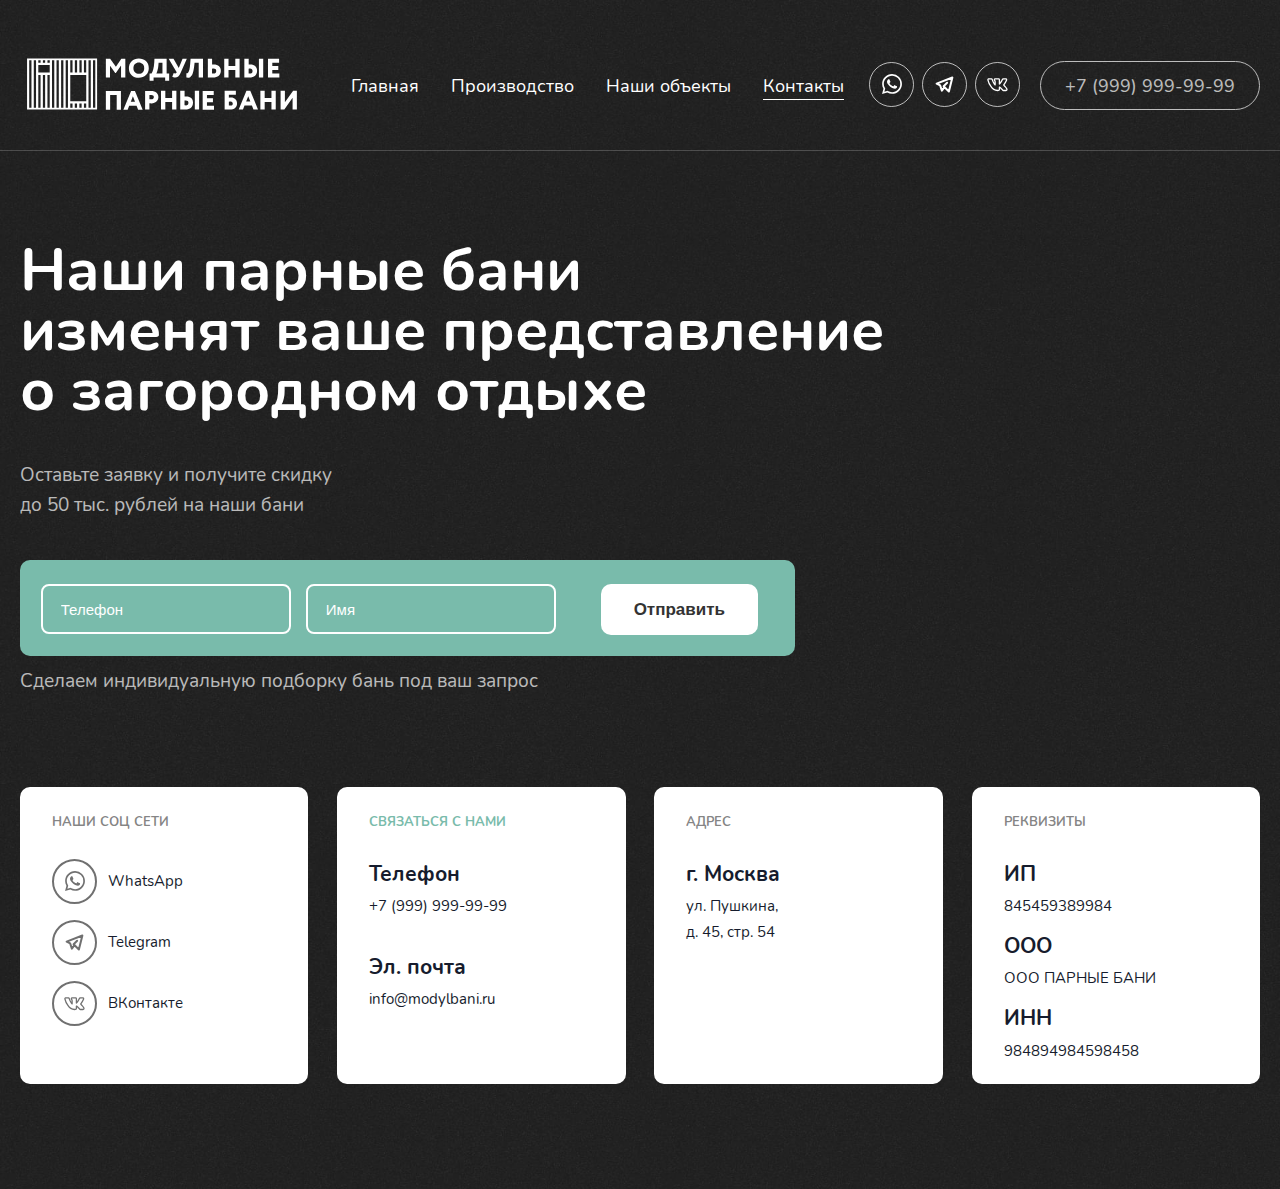
<file: contacts.html>
<!DOCTYPE html>
<html lang="en">
<head>
    <meta charset="UTF-8">
    <meta name="viewport" content="width=device-width, initial-scale=1.0">
    <title>Контакты</title>
    <link rel="stylesheet" href="css/style.min.css">
</head>
<body>
    <div class="wrapper">
        <header class="header">
            <div class="header__container container">
            <div class="header__logo">
                <a href="/"><img src="minimg/logo.svg" alt="Модульные парные бани"></a>
            </div>
            <nav class="header__menu">
                <ul class="header__menu-list">
                    <li class="header__menu-item">
                        <a href="index.html" class="header__menu-link">Главная</a>
                    </li>
                    <li class="header__menu-item">
                        <a href="production.html" class="header__menu-link">Производство</a>
                    </li>
                    <li class="header__menu-item">
                        <a href="objects.html" class="header__menu-link">Наши объекты</a>
                    </li>
                    <li class="header__menu-item">
                        <a href="contacts.html" class="header__menu-link active">Контакты</a>
                    </li>
                </ul>
            </nav>
            <div class="header__contacts">
                <ul class="header__social-links">
                    <li class="header__social-item">
                        <a href="https://wa.me/" class="header__social_link">
                            <img src="minimg/header/icons/whatsapp.svg" alt="Whatsapp" class="header__social-img">
                        </a>
                    </li>
                    <li class="header__social-item">
                        <a href="https://t.me/" class="header__social_link">
                            <img src="minimg/header/icons/telegram.svg" alt="Telegram" class="header__social-img">
                        </a>
                    </li>
                    <li class="header__social-item">
                        <a href="https://vk.com/" class="header__social_link">
                            <img src="minimg/header/icons/vk.svg" alt="VK" class="header__social-img">
                        </a>
                    </li>
                </ul>
                <div class="header__phone-number">
                    <a href="tel:">+7 (999) 999-99-99</a>
                </div>
            </div>
        </div>
          </header>
          <section class="contacts">
            <div class="contacts__container container">
                <h2 class="contacts__title">
                    Наши парные бани<br>
                    изменят ваше представление<br>
                    о загородном отдыхе<br>
                </h2>
                <div class="contacts__subtitle">Оставьте заявку и получите скидку
                    до 50 тыс. рублей на наши бани</div>
                <div class="contacts__feedback">
                    <form action="##" class="contacts__form">
                        <input class="contacts__input-tel" type="tel" placeholder="Телефон">
                        <input class="contacts__input-name" type="text" placeholder="Имя">
                        <button type="submit">Отправить</button>
                    </form>
                    <div class="contacts__feedback-caption">Сделаем индивидуальную подборку бань под ваш запрос</div>
                </div>
                <div class="contacts__items">
                    <div class="contacts__item contacts__item_social">
                        <div class="contacts__label">наши соц сети</div>
                        <div class="contacts__rows">
                            <div class="contacts__row">
                                <img src="minimg/contacts/footer/icons/whatsapp.svg">
                                <div class="contacts__row-text">WhatsApp</div>
                            </div>
                            <div class="contacts__row">
                                <img src="minimg/contacts/footer/icons/telegram.svg">
                                <div class="contacts__row-text">Telegram</div>
                            </div>
                            <div class="contacts__row">
                                <img src="minimg/contacts/footer/icons/vk.svg">
                                <div class="contacts__row-text">ВКонтакте</div>
                            </div>
                        </div>
                    </div>
                    <div class="contacts__item contacts__item_feedback">
                        <div class="contacts__label contacts__label_green">связаться с нами</div>
                        <div class="contacts__rows">
                            <div class="contacts__row">
                                <div class="contacts__row-label">Телефон</div>
                                <div class="contacts__row-text">+7 (999) 999-99-99</div>
                            </div>
                            <div class="contacts__row">
                                <div class="contacts__row-label">Эл. почта</div>
                                <div class="contacts__row-text">info@modylbani.ru</div>
                            </div>
                        </div>
                    </div>
                    <div class="contacts__item contacts__item_address">
                        <div class="contacts__label">адрес</div>
                        <div class="contacts__rows">
                            <div class="contacts__row">
                                <div class="contacts__row-label">г. Москва</div>
                                <div class="contacts__row-text">ул. Пушкина,<br>
                                    д. 45, стр. 54</div>
                            </div>
                        </div>
                    </div>
                    <div class="contacts__item contacts__item_requisites">
                        <div class="contacts__label">Реквизиты</div>
                        <div class="contacts__rows">
                            <div class="contacts__row">
                                <div class="contacts__row-label">ИП</div>
                                <div class="contacts__row-text">845459389984</div>
                            </div>
                            <div class="contacts__row">
                                <div class="contacts__row-label">ООО</div>
                                <div class="contacts__row-text">ООО ПАРНЫЕ БАНИ</div>
                            </div>
                            <div class="contacts__row">
                                <div class="contacts__row-label">ИНН</div>
                                <div class="contacts__row-text">984894984598458</div>
                            </div>
                        </div>
                    </div>
                </div>
            </div>
          </section>
    </div>
    <script src="js/imask.js"></script>
    <script src="js/app.min.js"></script>
</body>
</html>
</file>
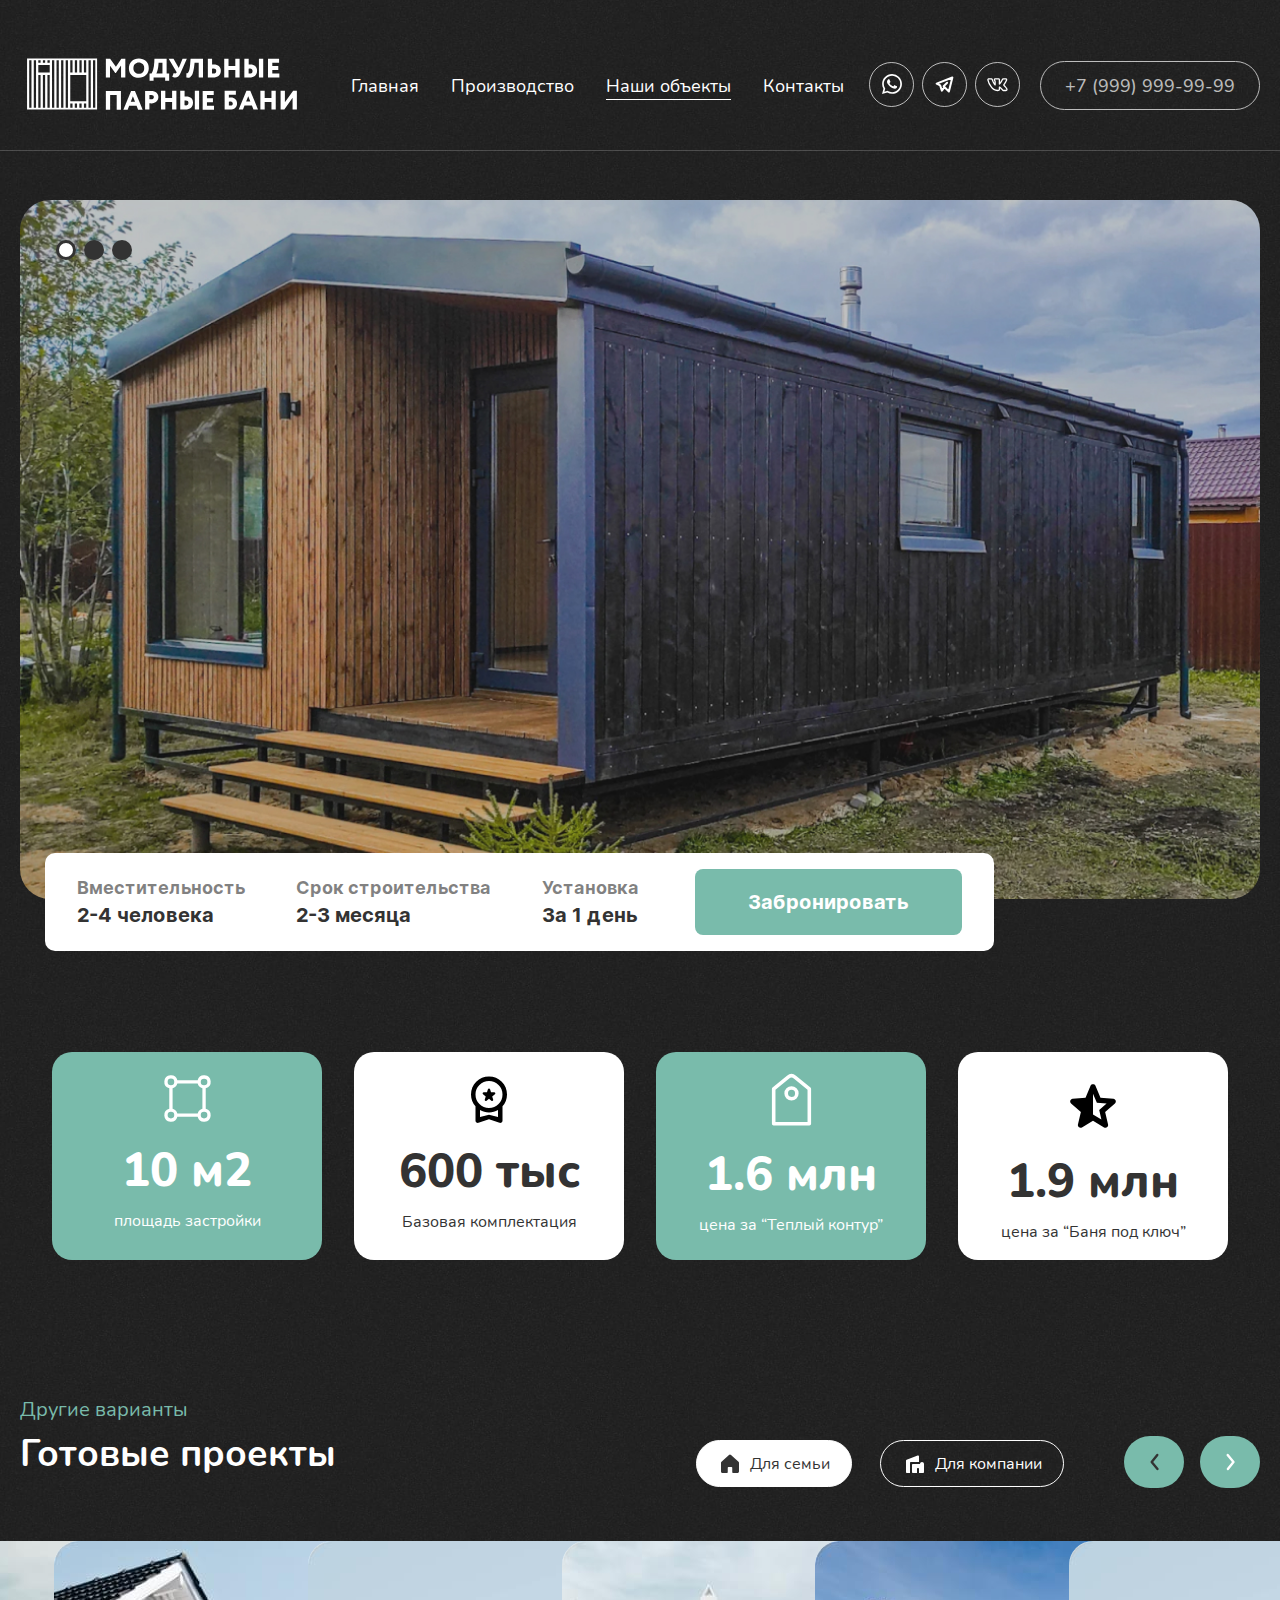
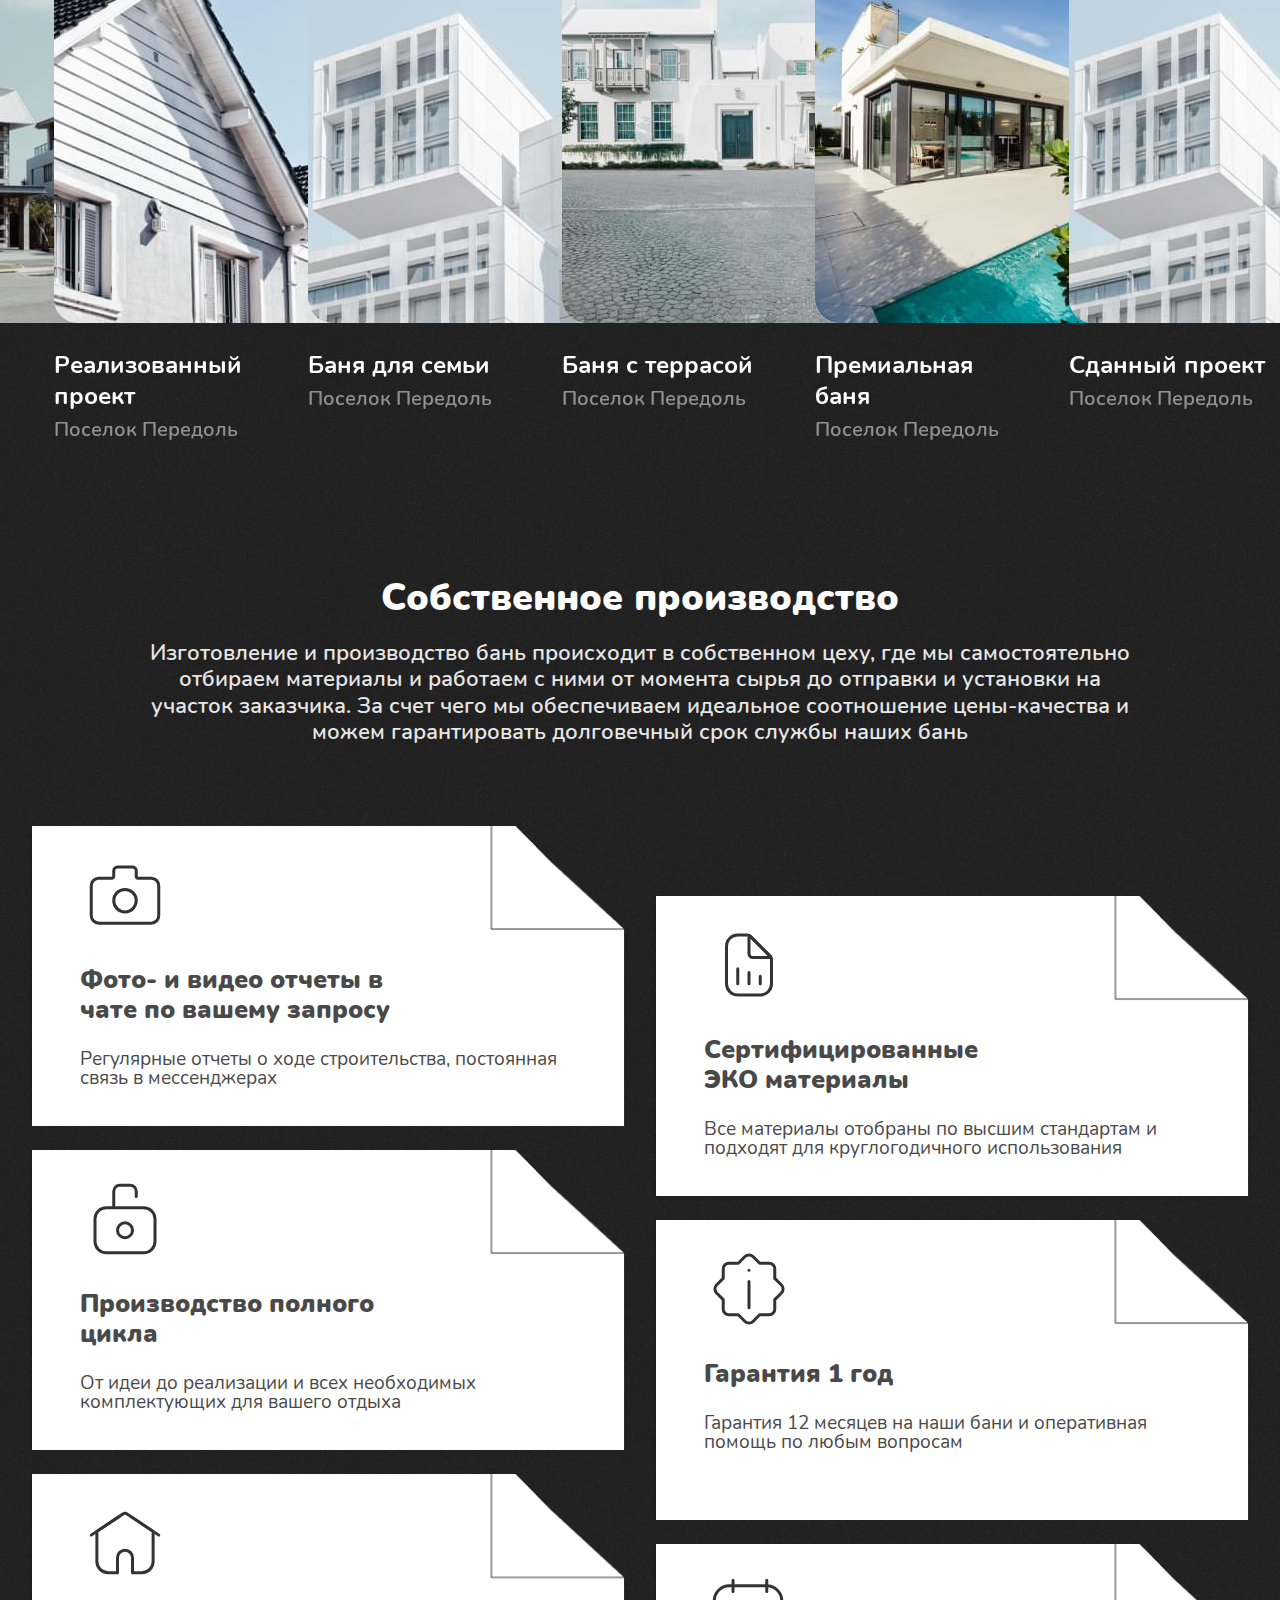
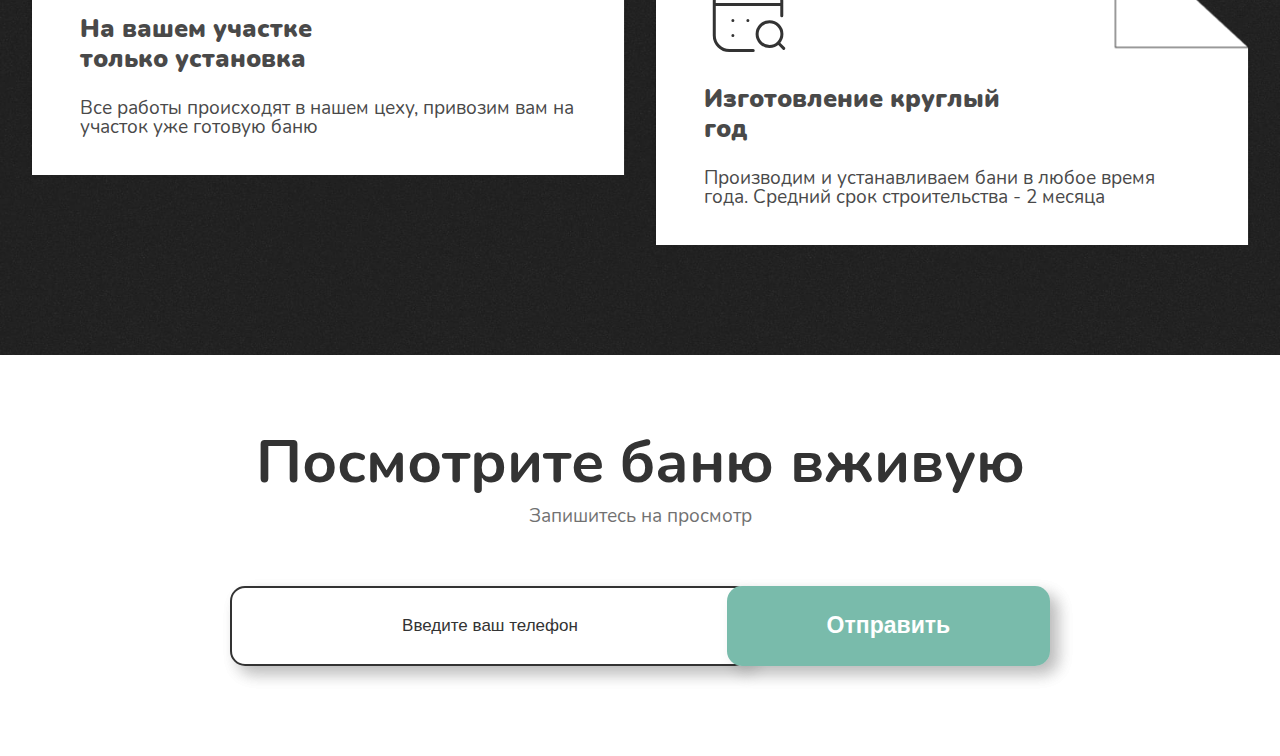
<file: objects.html>
<!DOCTYPE html>
<html lang="en">
<head>
    <meta charset="UTF-8">
    <meta name="viewport" content="width=device-width, initial-scale=1.0">
    <title>Наши объекты</title>
    <link rel="stylesheet" href="css/swiper.min.css">
    <link rel="stylesheet" href="css/style.min.css">
</head>
<body>
    <div class="wrapper">
        <header class="header">
            <div class="header__container container">
            <div class="header__logo">
                <a href="/"><img src="minimg/logo.svg" alt="Модульные парные бани"></a>
            </div>
            <nav class="header__menu">
                <ul class="header__menu-list">
                    <li class="header__menu-item">
                        <a href="index.html" class="header__menu-link">Главная</a>
                    </li>
                    <li class="header__menu-item">
                        <a href="production.html" class="header__menu-link">Производство</a>
                    </li>
                    <li class="header__menu-item">
                        <a href="objects.html" class="header__menu-link active">Наши объекты</a>
                    </li>
                    <li class="header__menu-item">
                        <a href="contacts.html" class="header__menu-link">Контакты</a>
                    </li>
                </ul>
            </nav>
            <div class="header__contacts">
                <ul class="header__social-links">
                    <li class="header__social-item">
                        <a href="https://wa.me/" class="header__social_link">
                            <img src="minimg/header/icons/whatsapp.svg" alt="Whatsapp" class="header__social-img">
                        </a>
                    </li>
                    <li class="header__social-item">
                        <a href="https://t.me/" class="header__social_link">
                            <img src="minimg/header/icons/telegram.svg" alt="Telegram" class="header__social-img">
                        </a>
                    </li>
                    <li class="header__social-item">
                        <a href="https://vk.com/" class="header__social_link">
                            <img src="minimg/header/icons/vk.svg" alt="VK" class="header__social-img">
                        </a>
                    </li>
                </ul>
                <div class="header__phone-number">
                    <a href="tel:">+7 (999) 999-99-99</a>
                </div>
            </div>
        </div>
          </header>
        <section class="objects">
            <div class="objects__container container">
                <div class="objects__content">
                    <div class="objects__items objects__swiper">
                        <div class="swiper-wrapper">
                            <div class="objects__item swiper-slide">
                                <div class="objects__img">
                                    <img src="minimg/objects/object/photo/01.jpg">
                                </div>
                                <div class="objects__info">
                                    <div class="objects__info-col">
                                        <div class="objects__col-label">Вместительность</div>
                                        <div class="objects__col-caption">2-4 человека</div>
                                    </div>
                                    <div class="objects__info-col">
                                        <div class="objects__col-label">Срок строительства</div>
                                        <div class="objects__col-caption">2-3 месяца</div>
                                    </div>
                                    <div class="objects__info-col">
                                        <div class="objects__col-label">Установка</div>
                                        <div class="objects__col-caption">За 1 день</div>
                                    </div>
                                    <div class="objects__btn">Забронировать</div>
                                </div>
                            </div>
                            <div class="objects__item swiper-slide">
                                <div class="objects__img">
                                    <img src="minimg/objects/object/photo/01.jpg">
                                </div>
                                <div class="objects__info">
                                    <div class="objects__info-col">
                                        <div class="objects__col-label">Вместительность</div>
                                        <div class="objects__col-caption">3-5 человека</div>
                                    </div>
                                    <div class="objects__info-col">
                                        <div class="objects__col-label">Срок строительства</div>
                                        <div class="objects__col-caption">3-4 месяца</div>
                                    </div>
                                    <div class="objects__info-col">
                                        <div class="objects__col-label">Установка</div>
                                        <div class="objects__col-caption">За 2 день</div>
                                    </div>
                                    <div class="objects__btn">Забронировать</div>
                                </div>
                            </div>
                            <div class="objects__item swiper-slide">
                                <div class="objects__img">
                                    <img src="minimg/objects/object/photo/01.jpg">
                                </div>
                                <div class="objects__info">
                                    <div class="objects__info-col">
                                        <div class="objects__col-label">Вместительность</div>
                                        <div class="objects__col-caption">4-6 человека</div>
                                    </div>
                                    <div class="objects__info-col">
                                        <div class="objects__col-label">Срок строительства</div>
                                        <div class="objects__col-caption">4-5 месяца</div>
                                    </div>
                                    <div class="objects__info-col">
                                        <div class="objects__col-label">Установка</div>
                                        <div class="objects__col-caption">За 3 день</div>
                                    </div>
                                    <div class="objects__btn">Забронировать</div>
                                </div>
                            </div>
                        </div>
                        <div class="swiper-pagination"></div>
                    </div>
                </div>
            </div>
        </section>
        <section class="attributes">
            <div class="attributes__container container">
                <div class="attributes__items">
                    <div class="attributes__item attributes__item_green">
                        <img src="minimg/objects/object/icons/01.svg">
                        <div class="attributes__label">10 м2</div>
                        <div class="attributes__caption">площадь застройки</div>
                    </div>
                    <div class="attributes__item">
                        <img src="minimg/objects/object/icons/02.svg">
                        <div class="attributes__label">600 тыс</div>
                        <div class="attributes__caption">Базовая комплектация</div>
                    </div>
                    <div class="attributes__item attributes__item_green">
                        <img src="minimg/objects/object/icons/03.svg">
                        <div class="attributes__label">1.6 млн</div>
                        <div class="attributes__caption">цена за “Теплый контур”</div>
                    </div>
                    <div class="attributes__item">
                        <img src="minimg/objects/object/icons/04.svg">
                        <div class="attributes__label">1.9 млн</div>
                        <div class="attributes__caption">цена за “Баня под ключ”</div>
                    </div>
                </div>
            </div>
        </section>
        <section class="finished">
                <div class="finished__content finished-swiper">
                    <div class="finished__container container">
                    <a href="##" class="finished__more">Другие варианты</a>
                    <div class="finished__top">
                        <div class="finished__title">Готовые проекты</div>
                        <div class="finished__tabs-and-navigation">
                        <div class="finished__tabs">
                            <div class="finished__tab">
                                <img src="minimg/objects/finished/icons/home.svg">
                                <span>Для семьи</span>
                            </div>
                            <div class="finished__tab">
                                <img src="minimg/objects/finished/icons/company.svg">
                                <span>Для компании</span>
                            </div>
                        </div>
                            <div class="finished__arrows">
                                <div class="finished__arrow finished__arrow-prev">
                                    <img src="minimg/objects/finished/icons/arrow-prev.svg">
                                </div>
                                <div class="finished__arrow finished__arrow-next">
                                    <img src="minimg/objects/finished/icons/arrow-next.svg">
                                </div>
                            </div>
                    </div>
                    </div>
                </div>
                    <div class="finished__items swiper-wrapper">
                        <div class="finished__item swiper-slide">
                            <div class="finished__img">
                                <img src="minimg/objects/finished/photos/01.jpg">
                            </div>
                            <div class="finished__label">Реализованный проект</div>
                            <div class="finished__place">Поселок Передоль</div>
                        </div>
                        <div class="finished__item swiper-slide">
                            <div class="finished__img">
                                <img src="minimg/objects/finished/photos/02.jpg">
                            </div>
                            <div class="finished__label">Реализованный проект</div>
                            <div class="finished__place">Поселок Передоль</div>
                        </div>
                        <div class="finished__item swiper-slide">
                            <div class="finished__img">
                                <img src="minimg/objects/finished/photos/03.jpg">
                            </div>
                            <div class="finished__label">Баня для семьи</div>
                            <div class="finished__place">Поселок Передоль</div>
                        </div>
                        <div class="finished__item swiper-slide">
                            <div class="finished__img">
                                <img src="minimg/objects/finished/photos/04.jpg">
                            </div>
                            <div class="finished__label">Баня с террасой</div>
                            <div class="finished__place">Поселок Передоль</div>
                        </div>
                        <div class="finished__item swiper-slide">
                            <div class="finished__img">
                                <img src="minimg/objects/finished/photos/05.jpg">
                            </div>
                            <div class="finished__label">Премиальная баня</div>
                            <div class="finished__place">Поселок Передоль</div>
                        </div>
                        <div class="finished__item swiper-slide">
                            <div class="finished__img">
                                <img src="minimg/objects/finished/photos/03.jpg">
                            </div>
                            <div class="finished__label">Сданный проект</div>
                            <div class="finished__place">Поселок Передоль</div>
                        </div>
                    </div>
                </div>
        </section>
        <section class="own-production">
            <div class="own-production__container container">
                <h3 class="own-production__title">Собственное производство</h3>
                <div class="own-production__subtitle">Изготовление и производство бань происходит в собственном цеху, где мы самостоятельно отбираем материалы и работаем с ними от момента сырья до отправки и установки на участок заказчика. За счет чего мы обеспечиваем идеальное соотношение цены-качества и можем гарантировать долговечный срок службы наших бань</div>
                <div class="own-production__items">
                    <div class="own-production__item">
                        <div class="own-production__img">
                            <img src="minimg/objects/own_production/icons/camera.svg">
                        </div>
                        <div class="own-production__label">
                            Фото- и видео отчеты
                            в чате по вашему запросу
                        </div>
                        <div class="own-production__text">
                            Регулярные отчеты о ходе
                            строительства, постоянная связь
                            в мессенджерах
                        </div>
                    </div>
                    <div class="own-production__item">
                        <div class="own-production__img">
                            <img src="minimg/objects/own_production/icons/chart.svg">
                        </div>
                        <div class="own-production__label">
                            Сертифицированные
                            ЭКО материалы
                        </div>
                        <div class="own-production__text">
                            Все материалы отобраны по высшим стандартам и подходят для круглогодичного использования
                        </div>
                    </div>
                    <div class="own-production__item">
                        <div class="own-production__img">
                            <img src="minimg/objects/own_production/icons/unlock.svg">
                        </div>
                        <div class="own-production__label">
                            Производство
                            полного цикла
                        </div>
                        <div class="own-production__text">
                            От идеи до реализации и всех необходимых комплектующих
                            для вашего отдыха
                        </div>
                    </div>
                    <div class="own-production__item">
                        <div class="own-production__img">
                            <img src="minimg/objects/own_production/icons/information.svg">
                        </div>
                        <div class="own-production__label">
                            Гарантия
                            1 год
                        </div>
                        <div class="own-production__text">
                            Гарантия 12 месяцев на
                            наши бани и оперативная помощь
                            по любым вопросам
                        </div>
                    </div>
                    <div class="own-production__item">
                        <div class="own-production__img">
                            <img src="minimg/objects/own_production/icons/home.svg">
                        </div>
                        <div class="own-production__label">
                            На вашем участке
                            только установка
                        </div>
                        <div class="own-production__text">
                            Все работы происходят в нашем
                            цеху, привозим вам на участок
                            уже готовую баню
                        </div>
                    </div>
                    <div class="own-production__item">
                        <div class="own-production__img">
                            <img src="minimg/objects/own_production/icons/calendar.svg">
                        </div>
                        <div class="own-production__label">
                            Изготовление
                            круглый год
                        </div>
                        <div class="own-production__text">
                            Производим и устанавливаем бани
                            в любое время года. Средний срок строительства - 2 месяца
                        </div>
                    </div>
                </div>
            </div>
        </section>
        <section class="feedback-white">
            <div class="feedback-white__container container">
                <h3 class="feedback-white__title">Посмотрите баню вживую</h3>
                <div class="feedback-white__subtitle">Запишитесь на просмотр</div>
                <form action="##" class="feedback__form">
                    <div class="feedback__area">
                        <input class="feedback__text-input" type="text" placeholder="Введите ваш телефон">
                        <button type="submit">Отправить</button> 
                    </div>   
                </form>
            </div>
        </section>
    </div>
    <script src="js/swiper.min.js"></script>
    <script src="js/imask.js"></script>
    <script src="js/app.min.js"></script>
</body>
</html>
</file>
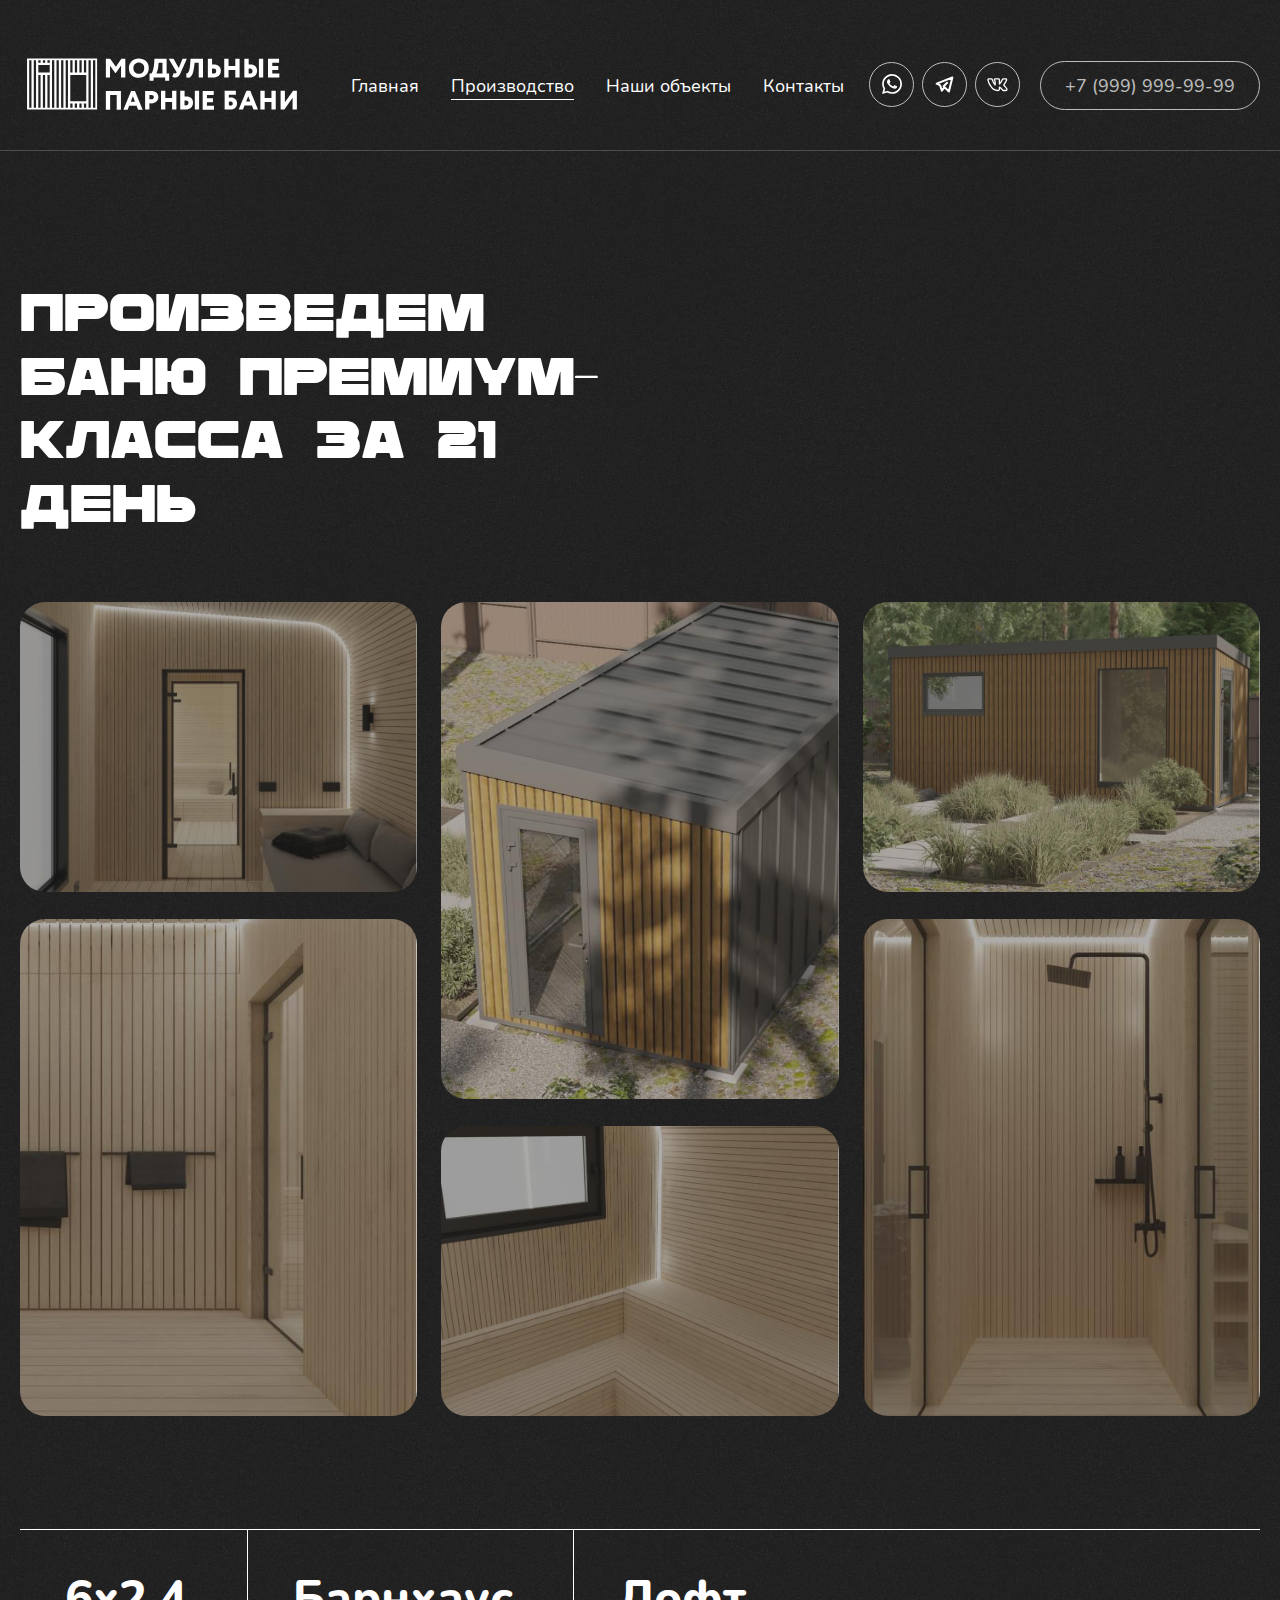
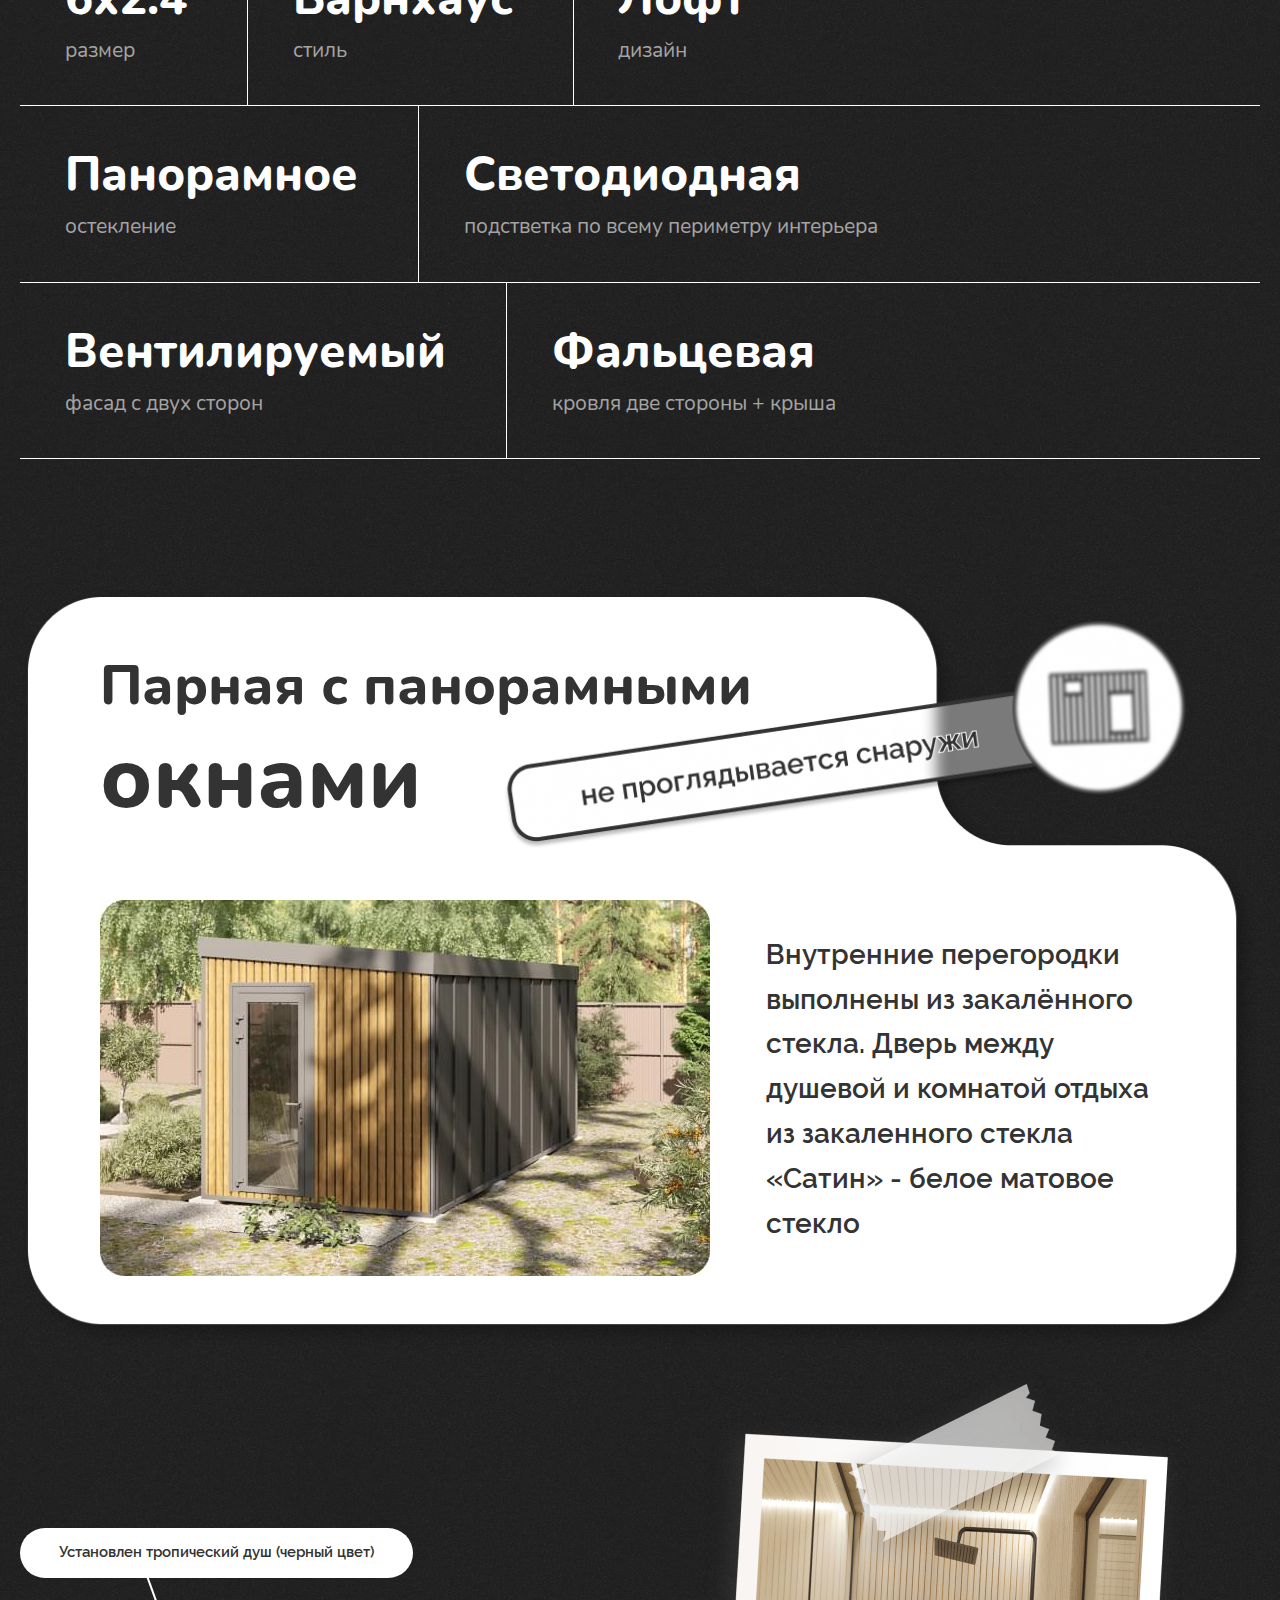
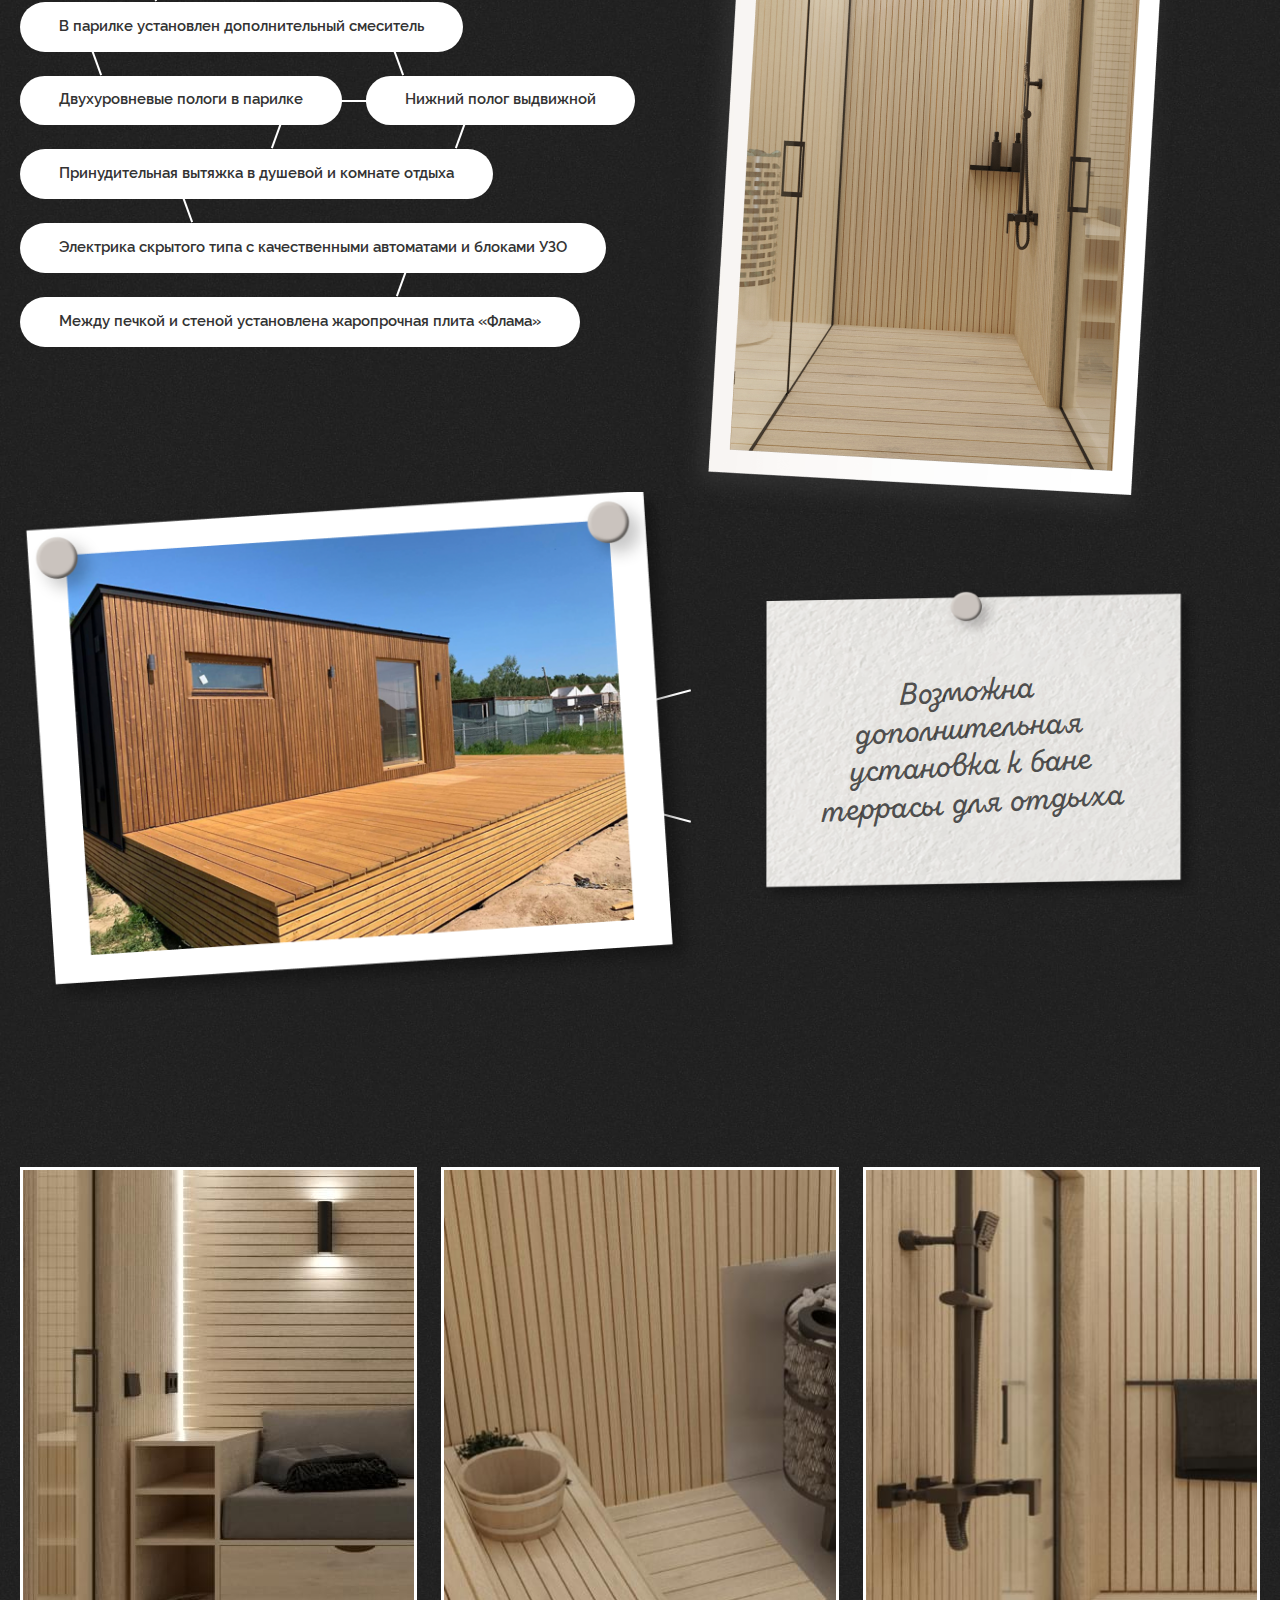
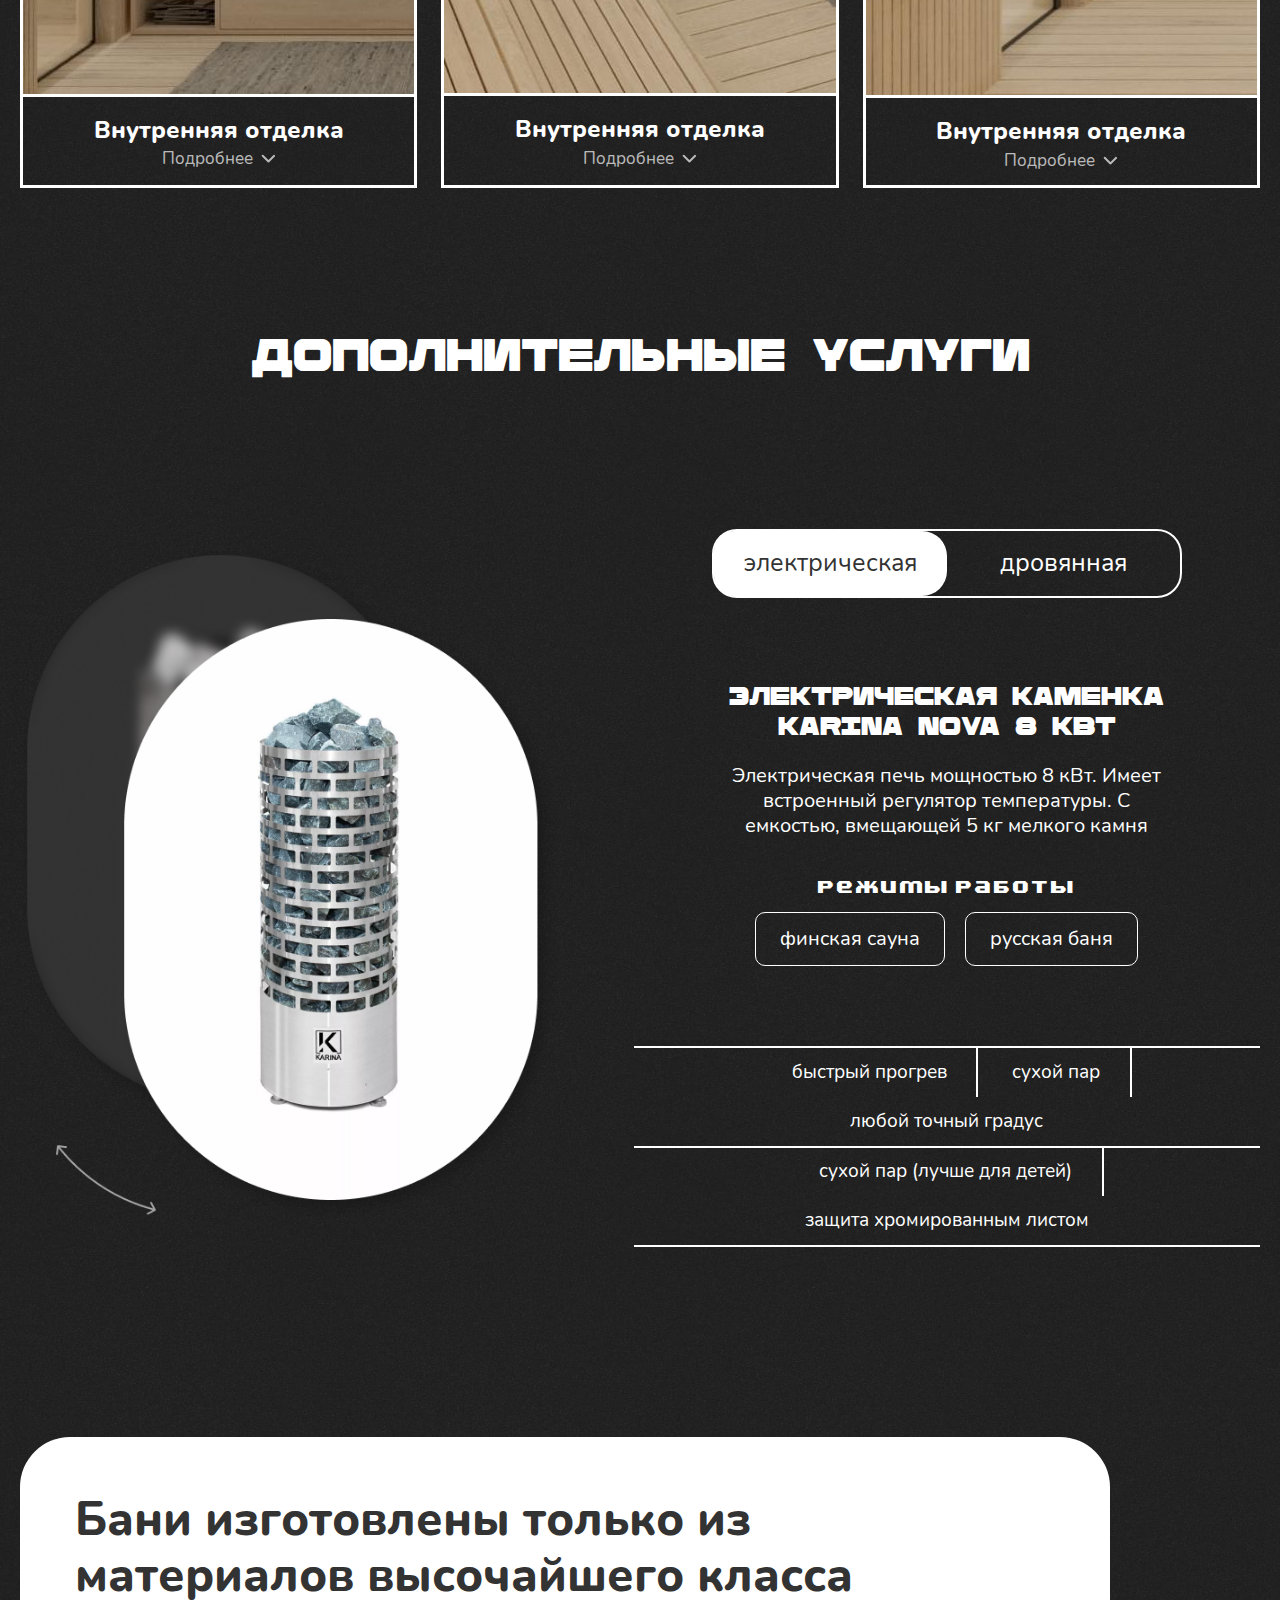
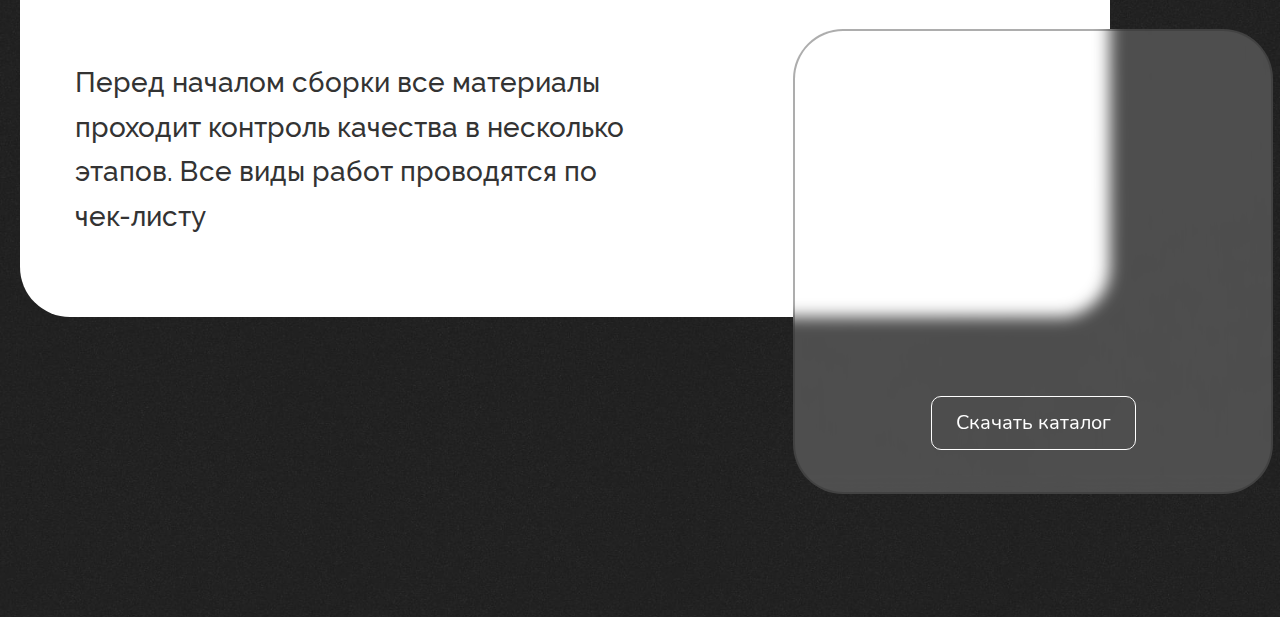
<file: production.html>
<!DOCTYPE html>
<html lang="en">
<head>
    <meta charset="UTF-8">
    <meta name="viewport" content="width=device-width, initial-scale=1.0">
    <title>Производство</title>
    <link rel="stylesheet" href="css/style.min.css">
</head>
<body>
    <div class="wrapper">
        <header class="header">
            <div class="header__container container">
            <div class="header__logo">
                <a href="/"><img src="minimg/logo.svg" alt="Модульные парные бани"></a>
            </div>
            <nav class="header__menu">
                <ul class="header__menu-list">
                    <li class="header__menu-item">
                        <a href="index.html" class="header__menu-link">Главная</a>
                    </li>
                    <li class="header__menu-item">
                        <a href="production.html" class="header__menu-link active">Производство</a>
                    </li>
                    <li class="header__menu-item">
                        <a href="objects.html" class="header__menu-link">Наши объекты</a>
                    </li>
                    <li class="header__menu-item">
                        <a href="contacts.html" class="header__menu-link">Контакты</a>
                    </li>
                </ul>
            </nav>
            <div class="header__contacts">
                <ul class="header__social-links">
                    <li class="header__social-item">
                        <a href="https://wa.me/" class="header__social_link">
                            <img src="minimg/header/icons/whatsapp.svg" alt="Whatsapp" class="header__social-img">
                        </a>
                    </li>
                    <li class="header__social-item">
                        <a href="https://t.me/" class="header__social_link">
                            <img src="minimg/header/icons/telegram.svg" alt="Telegram" class="header__social-img">
                        </a>
                    </li>
                    <li class="header__social-item">
                        <a href="https://vk.com/" class="header__social_link">
                            <img src="minimg/header/icons/vk.svg" alt="VK" class="header__social-img">
                        </a>
                    </li>
                </ul>
                <div class="header__phone-number">
                    <a href="tel:">+7 (999) 999-99-99</a>
                </div>
            </div>
        </div>
          </header>
          <section class="production">
            <div class="production__container container">
                <div class="production__title title">произведем баню
                    премиум-класса
                    за 21 день</div>
                <div class="production__images">
                    <div class="production__col">
                        <a data-fslightbox="premium" href="minimg/production/products/01.jpg">
                            <img src="minimg/production/products/01.jpg">
                        </a>
                        <a data-fslightbox="premium" href="minimg/production/products/04.jpg">
                            <img src="minimg/production/products/04.jpg">
                        </a>
                    </div>
                    <div class="production__col production__col_reverse">
                        <a data-fslightbox="premium" href="minimg/production/products/02.jpg">
                            <img src="minimg/production/products/02.jpg">
                        </a>
                        <a data-fslightbox="premium" href="minimg/production/products/05.jpg">
                            <img src="minimg/production/products/05.jpg">
                        </a>
                    </div>
                    <div class="production__col">
                        <a data-fslightbox="premium" href="minimg/production/products/03.jpg">
                            <img src="minimg/production/products/03.jpg">
                        </a>
                        <a data-fslightbox="premium" href="minimg/production/products/06.jpg">
                            <img src="minimg/production/products/06.jpg">
                        </a>
                    </div>
                </div>
            </div>
          </section>
          <section class="labels">
            <div class="labels__container container">
                <div class="labels__items">
                    <div class="labels__row">
                        <div class="labels__item">
                            <div class="labels__label">6x2.4</div>
                            <div class="labels__caption">размер</div>
                        </div>
                        <div class="labels__item">
                            <div class="labels__label">Барнхаус</div>
                            <div class="labels__caption">стиль</div>
                        </div>
                        <div class="labels__item">
                            <div class="labels__label">Лофт</div>
                            <div class="labels__caption">дизайн</div>
                        </div>
                    </div>
                    <div class="labels__row">
                        <div class="labels__item">
                            <div class="labels__label">Панорамное</div>
                            <div class="labels__caption">остекление</div>
                        </div>
                        <div class="labels__item">
                            <div class="labels__label">Светодиодная</div>
                            <div class="labels__caption">подстветка по всему периметру интерьера</div>
                        </div>
                    </div>
                    <div class="labels__row">
                        <div class="labels__item">
                            <div class="labels__label">Вентилируемый</div>
                            <div class="labels__caption">фасад с двух сторон</div>
                        </div>
                        <div class="labels__item">
                            <div class="labels__label">Фальцевая</div>
                            <div class="labels__caption">кровля две стороны + крыша</div>
                        </div>
                    </div>
                </div>
            </div>
          </section>
          <section class="with-windows">
            <div class="with-windows__container container">
                <div class="with-windows__top">
                <div class="with-windows__title">
                    Парная с панорамными<br><span>окнами</span>
                </div>
                <div class="with-windows__content">
                    <div class="with-windows__img">
                        <img src="minimg/production/withwindows/photos/01.jpg">
                    </div>
                    <div class="with-windows__text">
                        Внутренние перегородки выполнены из закалённого стекла. Дверь между душевой и комнатой отдыха из закаленного стекла «Сатин» - белое матовое стекло
                    </div>
                </div>
            </div>
            <div class="with-windows__middle">
                <div class="with-windows__middle-top">
                <div class="with-windows__items">
                    <div class="with-windows__item-wrap">
                        <div class="with-windows__item">Установлен тропический душ (черный цвет)</div>
                    </div>
                    <div class="with-windows__item-wrap">
                        <div class="with-windows__item">В парилке установлен дополнительный смеситель</div>
                    </div>
                    <div class="with-windows__item-wrap">
                        <div class="with-windows__item">Двухуровневые пологи в парилке</div>
                    </div>
                    <div class="with-windows__item-wrap">
                        <div class="with-windows__item">Нижний полог выдвижной</div>
                    </div>
                    <div class="with-windows__item-wrap">
                        <div class="with-windows__item">Принудительная вытяжка в душевой и комнате отдыха</div>
                    </div>
                    <div class="with-windows__item-wrap">
                        <div class="with-windows__item">Электрика скрытого типа с качественными автоматами и блоками УЗО</div>
                    </div>
                    <div class="with-windows__item-wrap">
                        <div class="with-windows__item">Между печкой и стеной установлена жаропрочная плита «Флама»</div>
                    </div>
                </div>
                <div class="with-windows__mid-top-img">
                    <img src="minimg/production/withwindows/photos/02.png">
                </div>
            </div>
            <div class="with-windows__middle-bot">
                <div class="with-windows__mid-bot-img">
                    <img src="minimg/production/withwindows/photos/03.png">
                </div>
                <div class="with-windows__middle-bot-text-wrap">
                    <div class="with-windows__middle-bot-text">
                        Возможна дополнительная установка к бане террасы для отдыха
                    </div>
                </div>
            </div>
            </div>
            <div class="with-windows__bottom">
                <div class="with-windows__columns">
                    <div class="with-windows__col">
                        <div class="with-windows__col-img">
                            <img src="minimg/production/withwindows/items/01.jpg">
                        </div>
                        <div class="with-windows__col-text">
                            <div class="with-windows__col-label">Внутренняя отделка</div>
                            <div class="with-windows__col-more"><span>Подробнее</span><img src="minimg/production/withwindows/icons/arrow.png"></div>
                        </div>
                    </div>
                    <div class="with-windows__col">
                        <div class="with-windows__col-img">
                            <img src="minimg/production/withwindows/items/02.jpg">
                        </div>
                        <div class="with-windows__col-text">
                            <div class="with-windows__col-label">Внутренняя отделка</div>
                            <div class="with-windows__col-more"><span>Подробнее</span><img src="minimg/production/withwindows/icons/arrow.png"></div>
                        </div>
                    </div>
                    <div class="with-windows__col">
                        <div class="with-windows__col-img">
                            <img src="minimg/production/withwindows/items/03.jpg">
                        </div>
                        <div class="with-windows__col-text">
                            <div class="with-windows__col-label">Внутренняя отделка</div>
                            <div class="with-windows__col-more"><span>Подробнее</span><img src="minimg/production/withwindows/icons/arrow.png"></div>
                        </div>
                    </div>
                </div>
            </div>
        </div>
          </section>
          <section class="type">
            <h3 class="type__title title">дополнительные услуги</h3>
            <div class="type__container container">
                <div class="type__img">
                    <img src="minimg/home/type/e.png" alt="Karina NOVA 8 кВт">
                </div>
                <div class="type__content">
                    <div class="type__tabs">
                        <span id="type_first_tab" class="type__tab active">электрическая</span>
                        <span id="type_second_tab" class="type__tab">дровянная</span>
                    </div>
                    <div data-tab="type_first_tab" class="type__tab-content active">
                        <h3 class="type__label">
                            Электрическая каменка<br />
                            Karina NOVA 8 кВт
                        </h3>
                        <div class="type__text">
                            Электрическая печь мощностью 8 кВт.
                            Имеет встроенный регулятор температуры.
                            С емкостью, вмещающей 5 кг мелкого камня
                        </div>
                        <div class="type__modes-text">Режимы работы</div>
                        <div class="type__modes">
                            <span class="type__mode">финская сауна</span>
                            <span class="type__mode">русская баня</span>
                        </div>
                        <div class="type__parameters">
                            <div class="type__param-row">
                                <span class="type__param-item">быстрый прогрев</span>
                                <span class="type__param-item">сухой пар</span>
                                <span class="type__param-item">любой точный градус</span>
                            </div>
                            <div class="type__param-row">                            
                                <span class="type__param-item">сухой пар (лучше для детей)</span>
                                <span class="type__param-item">защита хромированным листом</span>
                            </div>
                        </div>
                    </div>
                    <div data-tab="type_second_tab" class="type__tab-content">
                        <h3 class="type__label">
                            Электрическая каменка<br />
                            Karina NOVA 8 кВт
                        </h3>
                        <div class="type__text">
                            Электрическая печь мощностью 8 кВт.
                            Имеет встроенный регулятор температуры.
                            С емкостью, вмещающей 5 кг мелкого камня
                        </div>
                        <div class="type__modes-text">Режимы работы</div>
                        <div class="type__modes">
                            <span class="type__mode">финская сауна</span>
                            <span class="type__mode">русская баня</span>
                        </div>
                        <div class="type__parameters">
                            <div class="type__param-row">
                                <span class="type__param-item">быстрый прогрев</span>
                                <span class="type__param-item">сухой пар</span>
                                <span class="type__param-item">любой точный градус</span>
                            </div>
                            <div class="type__param-row">                            
                                <span class="type__param-item">сухой пар (лучше для детей)</span>
                                <span class="type__param-item">защита хромированным листом</span>
                            </div>
                        </div>
                    </div>
                </div>
            </div>
          </section>
          <section class="production-bottom">
            <div class="production-bottom__container container">
                <div class="production-bottom__content">
                    <div class="production-bottom__label">Бани изготовлены только из материалов высочайшего класса</div>
                    <div class="production-bottom__text">Перед началом сборки все материалы проходит контроль качества в несколько этапов. Все виды работ проводятся по чек-листу</div>
                    <div class="production-bottom__transparent">
                        <div class="production-bottom__btn">Скачать каталог</div>
                    </div>
                </div>
            </div>
          </section>
    </div>
    <script src="js/fslightbox.js"></script>
    <script src="js/app.min.js"></script>
</body>
</html>
</file>
<file: css/style.min.css>
html,body,div,span,applet,object,iframe,h1,h2,h3,h4,h5,h6,p,blockquote,pre,a,abbr,acronym,address,big,cite,code,del,dfn,em,img,ins,kbd,q,s,samp,small,strike,strong,sub,sup,tt,var,b,u,i,center,dl,dt,dd,ol,ul,li,fieldset,form,label,legend,table,caption,tbody,tfoot,thead,tr,th,td,article,aside,canvas,details,embed,figure,figcaption,footer,header,hgroup,menu,nav,output,ruby,section,summary,time,mark,audio,video{margin:0;padding:0;border:0;font-size:100%;font:inherit;vertical-align:baseline}article,aside,details,figcaption,figure,footer,header,hgroup,menu,nav,section{display:block}body{line-height:1}ol,ul{list-style:none}blockquote,q{quotes:none}blockquote:before,blockquote:after,q:before,q:after{content:"";content:none}table{border-collapse:collapse;border-spacing:0}@font-face{font-family:"Nunito";font-weight:400;font-style:normal;font-display:swap;src:url(../fonts/Nunito-Regular.woff2),url(../fonts/Nunito-Regular.woff)}@font-face{font-family:"Nunito";font-weight:500;font-style:normal;font-display:swap;src:url(../fonts/Nunito-Medium.woff2),url(../fonts/Nunito-Medium.woff)}@font-face{font-family:"Nunito";font-weight:600;font-style:normal;font-display:swap;src:url(../fonts/Nunito-SemiBold.woff2),url(../fonts/Nunito-SemiBold.woff)}@font-face{font-family:"Nunito";font-weight:700;font-style:normal;font-display:swap;src:url(../fonts/Nunito-Bold.woff2),url(../fonts/Nunito-Bold.woff)}@font-face{font-family:"Nunito";font-weight:800;font-style:normal;font-display:swap;src:url(../fonts/Nunito-ExtraBold.woff2),url(../fonts/Nunito-ExtraBold.woff)}@font-face{font-family:"Nunito";font-weight:900;font-style:normal;font-display:swap;src:url(../fonts/Nunito-Black.woff2),url(../fonts/Nunito-Black.woff)}@font-face{font-family:"Dacik";font-weight:400;font-style:normal;font-display:swap;src:url(../fonts/DacikPush.woff2),url(../fonts/DacikPush.woff)}@font-face{font-family:"Rimma";font-weight:700;font-style:normal;font-display:swap;src:url(../fonts/RIMMA_SANS-BOLD.woff2),url(../fonts/RIMMA_SANS-BOLD.woff)}@font-face{font-family:"Manrope";font-weight:400;font-style:normal;font-display:swap;src:url(../fonts/Manrope-Regular.woff2),url(../fonts/Manrope-Regular.woff)}@font-face{font-family:"Lato";font-weight:500;font-style:normal;font-display:swap;src:url(../fonts/Lato-Medium.woff2),url(../fonts/Lato-Medium.woff)}@font-face{font-family:"Buyan";font-weight:700;font-style:normal;font-display:swap;src:url(../fonts/BuyanBold.woff2),url(../fonts/BuyanBold.woff)}@font-face{font-family:"Raleway";font-weight:500;font-style:normal;font-display:swap;src:url(../fonts/Raleway-Medium.woff2),url(../fonts/Raleway-Medium.woff)}@font-face{font-family:"Raleway";font-weight:600;font-style:normal;font-display:swap;src:url(../fonts/Raleway-SemiBold.woff2),url(../fonts/Raleway-SemiBold.woff)}@font-face{font-family:"Zing";font-weight:600;font-style:normal;font-display:swap;src:url(../fonts/ZingScriptRustSBDemo-Base.woff2),url(../fonts/ZingScriptRustSBDemo-Base.woff)}@font-face{font-family:"Inter";font-weight:700;font-style:normal;font-display:swap;src:url(../fonts/Inter-Bold.woff2),url(../fonts/Inter-Bold.woff)}@font-face{font-family:"Lexend";font-weight:500;font-style:normal;font-display:swap;src:url(../fonts/Lexend-Medium.woff2),url(../fonts/Lexend-Medium.woff)}@font-face{font-family:"Lexend";font-weight:600;font-style:normal;font-display:swap;src:url(../fonts/Lexend-SemiBold.woff2),url(../fonts/Lexend-SemiBold.woff)}@font-face{font-family:"DM Sans";font-weight:400;font-style:normal;font-display:swap;src:url(../fonts/DMSans-Regular.woff2),url(../fonts/DMSans-Regular.woff)}@font-face{font-family:"DM Sans";font-weight:700;font-style:normal;font-display:swap;src:url(../fonts/DMSans-Bold.woff2),url(../fonts/DMSans-Bold.woff)}html{-webkit-box-sizing:border-box;box-sizing:border-box;font-size:62.5%}*,*::after,*::before{-webkit-box-sizing:inherit;box-sizing:inherit}body{font-family:"Nunito";font-weight:400;font-size:1.6rem;overflow-x:hidden;background:#333 url(../minimg/body_bg.jpg) center/contain repeat}.container{margin:0 auto;max-width:1440px;padding:0 20px}.title{font-family:"Rimma";font-weight:700}a{text-decoration:none}.pagination-wh .swiper-pagination-bullet{width:15px;height:4px;border-radius:50px;opacity:.4;background:#fff}.pagination-wh .swiper-pagination-bullet-active{opacity:1}.calculate{cursor:pointer;line-height:1.3}.header{position:absolute;z-index:100;top:0;left:0;width:100%;padding-top:50px}.header a{color:#fff;font-size:1.8rem}.header__container{position:relative;display:-webkit-box;display:-ms-flexbox;display:flex;-webkit-box-pack:justify;-ms-flex-pack:justify;justify-content:space-between;-webkit-box-align:center;-ms-flex-align:center;align-items:center;padding-bottom:30px}.header__container::after{content:"";position:absolute;left:50%;bottom:0;width:100%;height:1px;background-color:#fff;opacity:.2;width:1400px;-webkit-transform:translateX(-50%);-ms-transform:translateX(-50%);transform:translateX(-50%)}.header__menu-list{display:-webkit-box;display:-ms-flexbox;display:flex}.header__menu-item:not(:last-child){margin-right:2em}.header__menu-link{position:relative;text-decoration:none}.header__menu-link.active{padding-bottom:.16em}.header__menu-link.active::after{content:"";position:absolute;left:0;bottom:0;height:1px;width:100%;background-color:#fff}.header__contacts{display:-webkit-box;display:-ms-flexbox;display:flex;-webkit-box-align:center;-ms-flex-align:center;align-items:center}.header__social-links{display:-webkit-box;display:-ms-flexbox;display:flex;margin-right:1.25em}.header__social-item:not(:last-child){margin-right:.5em}.header__phone-number a{padding:.66em 1.33em;border-radius:25px;border:1px solid #fff;opacity:.6999999881}.firstscreen{position:relative;height:100vh;color:#fff}.firstscreen__bg{position:absolute;top:0;left:0;width:100%;height:100%}.firstscreen__bg img{width:100%;height:100%;-o-object-fit:cover;object-fit:cover;-webkit-filter:brightness(75%);filter:brightness(75%)}.firstscreen__container{position:relative;z-index:5;height:100%;display:-webkit-box;display:-ms-flexbox;display:flex;-webkit-box-align:center;-ms-flex-align:center;align-items:center}.firstscreen__overtitle{display:inline-block;color:rgba(255,255,255,.6);font-family:"Dacik";font-size:2.6rem;text-transform:uppercase;padding:.45em .92em;border-radius:25px;background-color:#79bbab;margin-bottom:.5em}.firstscreen__title{font-size:5.3rem;max-width:12em;margin-bottom:.9em;text-shadow:8px 8px 16px 0px rgba(0,0,0,.25);line-height:1.2}.firstscreen__get-catalog{display:inline-block;font-weight:900;font-size:1.8rem;padding:.66em 1.33em;border-radius:15px;background:#79bbab;-webkit-box-shadow:8px 8px 16px 0px rgba(0,0,0,.25);box-shadow:8px 8px 16px 0px rgba(0,0,0,.25);margin-bottom:.55em}.firstscreen__bot-content{display:-webkit-box;display:-ms-flexbox;display:flex}.firstscreen__video{display:-webkit-box;display:-ms-flexbox;display:flex;-webkit-box-align:center;-ms-flex-align:center;align-items:center;margin-right:6.25em;-ms-flex-item-align:end;align-self:flex-end}.firstscreen__playvideo{margin-right:1.8em;cursor:pointer}.firstscreen__video-caption{font-size:1.8rem;max-width:8.3em;line-height:1.3}.firstscreen__info{position:relative;display:-webkit-box;display:-ms-flexbox;display:flex;-webkit-box-orient:vertical;-webkit-box-direction:normal;-ms-flex-direction:column;flex-direction:column;font-size:1.8rem;border-radius:15px;border:2px solid #fff;background:rgba(51,51,51,.25);-webkit-box-shadow:8px 8px 16px 0px rgba(0,0,0,.25);box-shadow:8px 8px 16px 0px rgba(0,0,0,.25);-webkit-backdrop-filter:blur(10px);backdrop-filter:blur(10px);padding:1.25em 2.5em 1.5em 2.5em}.firstscreen__info::before{content:"";width:40px;height:40px;position:absolute;left:0;top:0;background:url("../minimg/home/firstscreen/icons/green_circle.svg") center/cover no-repeat;-webkit-transform:translate(-50%, -50%);-ms-transform:translate(-50%, -50%);transform:translate(-50%, -50%)}.firstscreen__date{margin-bottom:.3em}.firstscreen__info-text{margin-bottom:.4em}.firstscreen__cost{text-transform:uppercase;font-family:"Dacik";font-size:2.6rem}.firstscreen__slides-nav{position:absolute;right:0;bottom:70px;display:-webkit-box;display:-ms-flexbox;display:flex}.firstscreen__nav-item{cursor:pointer}.firstscreen__nav-item:first-child{margin-right:.75em}.our{position:relative;z-index:10;color:#fff;-webkit-transform:translateY(-130px);-ms-transform:translateY(-130px);transform:translateY(-130px);pointer-events:none}.our__title{display:inline-block;position:relative;font-size:4.5rem;padding-bottom:.24em;margin-bottom:1em;pointer-events:auto}.our__title::after{content:"";position:absolute;left:0;bottom:0;width:100%;height:2px;background-color:#fff;opacity:.2}.our__mousewheel-swiper{pointer-events:auto}.our__card{position:relative;width:390px !important;height:470px;display:-webkit-box;display:-ms-flexbox;display:flex;-webkit-box-align:end;-ms-flex-align:end;align-items:flex-end;-webkit-box-pack:center;-ms-flex-pack:center;justify-content:center}.our__card-img{width:100%;height:100%;-o-object-fit:cover;object-fit:cover}.our__img-wrap{position:absolute;top:0;left:0;width:100%;height:100%}.our__calculate{font-family:"Manrope";position:relative;z-index:10;margin-bottom:57px;font-size:1.8rem;padding:.66em 1.33em;border-radius:15px;border:1px solid #fff}.our__swiper .swiper-pagination{top:33px}.choose{color:#fff;padding-top:20px}.choose__container{display:-webkit-box;display:-ms-flexbox;display:flex}.choose__swipers{display:-webkit-box;display:-ms-flexbox;display:flex}.choose__swiper-main{position:relative}.choose__swiper-main .swiper-wrapper{width:407px;height:482px}.choose__swiper-main .choose__img{width:100%;height:100%;-o-object-fit:cover;object-fit:cover}.choose__swiper-main .swiper-slide{border-radius:25px;-webkit-box-shadow:8px 8px 16px 0px rgba(0,0,0,.3);box-shadow:8px 8px 16px 0px rgba(0,0,0,.3)}.choose__swiper-main .swiper-pagination{bottom:30px}.choose__swiper-main .swiper-pagination .swiper-pagination-bullet{width:45px}.choose__swiper-thumbs{margin-right:8px}.choose__swiper-thumbs .swiper-wrapper{width:158px;max-height:482px}.choose__swiper-thumbs .choose__img{-o-object-fit:cover;object-fit:cover}.choose__swiper-thumbs .swiper-slide{cursor:pointer;border-radius:15px;-webkit-box-shadow:8px 8px 16px 0px rgba(0,0,0,.3);box-shadow:8px 8px 16px 0px rgba(0,0,0,.3)}.choose__content{-ms-flex-item-align:end;align-self:flex-end;margin-left:50px;-webkit-box-flex:1;-ms-flex:1 0 auto;flex:1 0 auto}.choose__title{font-size:3.1rem;margin-bottom:.51em}.choose__subtitle{position:relative;font-size:2rem;padding-bottom:1.2em;margin-bottom:1.2em}.choose__subtitle::after{content:"";position:absolute;bottom:0;left:0;width:100%;height:1px;background:rgba(255,255,255,.2)}.choose__property{display:-webkit-box;display:-ms-flexbox;display:flex;position:relative;margin-bottom:1.5em}.choose__property::after{content:"";position:absolute;bottom:0;left:0;width:100%;height:1px;background:rgba(255,255,255,.2)}.choose__property-col:not(:last-child){margin-right:3.4em}.choose__label{font-family:"Dacik";font-size:2.3rem;text-transform:uppercase;margin-bottom:1em}.choose__item{display:-webkit-box;display:-ms-flexbox;display:flex;-webkit-box-align:center;-ms-flex-align:center;align-items:center;margin-bottom:1.87em}.choose__icon{margin-right:1em}.choose__text{font-weight:600}.choose__calculate{display:inline-block;font-size:1.8rem;font-weight:600;padding:.66em 1.33em;background-color:#79bbab;border-radius:25px}.persons{padding-top:75px;color:#fff}.persons__tab{font-size:1.8rem;padding:.66em 1.33em;border-radius:25px;border:1px solid #fff;opacity:.69;cursor:pointer}.persons__tab.active{border:none;background-color:#fff;color:#333;opacity:1}.persons__tab:not(:last-child){margin-right:.88em}.persons__content{position:relative;padding:2.8em 0;text-align:center;border-radius:15px;border:1px solid rgba(255,255,255,.2)}.persons__content::before,.persons__content::after{content:"1/4";position:absolute;font-size:5.1rem;top:50%;-webkit-transform:translateY(-50%);-ms-transform:translateY(-50%);transform:translateY(-50%);opacity:.1}.persons__content::before{left:57px}.persons__content::after{right:57px}.persons__label{font-family:"Dacik";font-size:2.6rem;text-transform:uppercase;margin-bottom:1.07em}.persons__tabs{display:-webkit-box;display:-ms-flexbox;display:flex;-webkit-box-pack:center;-ms-flex-pack:center;justify-content:center}.visit-us{padding-top:16px;color:#fff}.visit-us__container{display:-webkit-box;display:-ms-flexbox;display:flex;-webkit-box-align:center;-ms-flex-align:center;align-items:center}.visit-us__text-block{-webkit-box-flex:1;-ms-flex:1 0 auto;flex:1 0 auto;width:420px;padding:1em;margin-right:12px;border-image-slice:27 27 27 27;border-image-width:20px 20px 20px 20px;border-image-outset:0px 0px 0px 0px;border-image-repeat:stretch stretch;border-image-source:url("[data-uri]");border-style:solid}.visit-us__text-content{background-color:#fff;padding:2em 2.8em 2.6em 2.5em;border-radius:15px;-webkit-box-shadow:8px 8px 16px 0px rgba(0,0,0,.15);box-shadow:8px 8px 16px 0px rgba(0,0,0,.15)}.visit-us__label{color:#333;font-size:2.3rem;font-weight:900;text-transform:uppercase;margin-bottom:1em;line-height:1.5}.visit-us__text{color:#333;font-size:2.1rem;font-weight:600;margin-bottom:2em;line-height:1.25}.visit-us__btn{display:inline-block;font-size:1.8rem;font-weight:600;padding:.66em 1.33em;background-color:#79bbab;border-radius:25px}.visit-us__feedback{-webkit-box-flex:1;-ms-flex:1 1 auto;flex:1 1 auto;min-height:422px;border-radius:15px;text-align:center;-webkit-box-shadow:8px 8px 16px 0px rgba(0,0,0,.15);box-shadow:8px 8px 16px 0px rgba(0,0,0,.15);background:url("../minimg/home/feedback/bg/bg.jpg") center/cover no-repeat;padding:4.25em 4.5em 3.25em 4.5em}.visit-us__feedback-title{font-family:"Rimma";font-weight:700;text-transform:uppercase;font-size:4rem;text-shadow:8px 8px 16px 0px rgba(0,0,0,.15);line-height:1.5}.visit-us__feedback-subtitle{font-family:"Dacik";font-size:2.8rem;text-transform:uppercase;text-shadow:8px 8px 16px 0px rgba(0,0,0,.15);line-height:1.5;margin-bottom:2.5em}.visit-us_bot{padding-top:280px}.visit-us_bot .visit-us__text-block{padding:0;-ms-flex-item-align:stretch;align-self:stretch}.visit-us_bot .visit-us__text-block .visit-us__text-content{height:100%;padding:2.5em}.visit-us_bot .visit-us__text-block .visit-us__text-content .visit-us__label{margin-bottom:2.17em}.visit-us_bot .visit-us__feedback-subtitle{font-family:"Nunito";font-size:2.1rem}.visit-us_bot .visit-us__btn{display:none}.visit-us_bot .visit-us__feedback-title{margin-bottom:.21em}.visit-us_bot .visit-us__feedback{background:url(../minimg/home/feedback/bg/bg-bot.jpg) center center/cover no-repeat}.feedback__area{position:relative;border-radius:15px;background:#fff;-webkit-box-shadow:8px 8px 16px 0px rgba(0,0,0,.15);box-shadow:8px 8px 16px 0px rgba(0,0,0,.15);height:80px;width:820px}.feedback__form{display:-webkit-box;display:-ms-flexbox;display:flex;-webkit-box-orient:vertical;-webkit-box-direction:normal;-ms-flex-direction:column;flex-direction:column;-webkit-box-align:end;-ms-flex-align:end;align-items:flex-end}.feedback__form button{position:absolute;top:0;right:0;border-radius:15px;background:#79bbab;-webkit-box-shadow:8px 8px 16px 0px rgba(0,0,0,.15);box-shadow:8px 8px 16px 0px rgba(0,0,0,.15);border:none;color:#fff;font-size:2.3rem;font-weight:700;height:80px;padding:0 4.34em;cursor:pointer}.feedback__form input.feedback__text-input{position:absolute;top:0;left:0;width:520px;border-radius:15px;background:#fff;-webkit-box-shadow:8px 8px 16px 0px rgba(0,0,0,.15);box-shadow:8px 8px 16px 0px rgba(0,0,0,.15);height:80px;border:none;outline:none;color:#333;font-weight:500;font-size:1.7rem;text-align:center}.feedback__form input.feedback__text-input::-webkit-input-placeholder{color:#333}.feedback__form input.feedback__text-input:-moz-placeholder{color:#333}.feedback__form input.feedback__text-input::-moz-placeholder{color:#333}.feedback__form input.feedback__text-input:-ms-input-placeholder{color:#333}.feedback__form input.feedback__text-input:focus::-webkit-input-placeholder{color:rgba(0,0,0,0)}.feedback__form input.feedback__text-input:focus:-moz-placeholder{color:rgba(0,0,0,0)}.feedback__form input.feedback__text-input:focus::-moz-placeholder{color:rgba(0,0,0,0)}.feedback__form input.feedback__text-input:focus:-ms-input-placeholder{color:rgba(0,0,0,0)}.feedback__form label{margin-top:1.25em;display:-webkit-box;display:-ms-flexbox;display:flex;-webkit-box-align:center;-ms-flex-align:center;align-items:center;cursor:pointer}.feedback__form label input{position:absolute;appearance:none;-webkit-appearance:none;-moz-appearance:none}.feedback__form label input:checked+span.feedback__custom-checkbox::before{display:block}.feedback__form label span.feedback__custom-checkbox{position:relative;display:inline-block;width:29px;height:27px;border-radius:5px;border:1px solid #f5f5f5}.feedback__form label span.feedback__custom-checkbox::before{display:none;content:"";position:absolute;top:50%;left:50%;-webkit-transform:translate(-50%, -50%);-ms-transform:translate(-50%, -50%);transform:translate(-50%, -50%);width:10px;height:9px;background:url(../minimg/home/feedback/icons/check.svg) center/cover no-repeat}.feedback__form label span.feedback__checkbox-caption{display:inline-block;color:#f5f5f5;font-size:1.2rem;font-weight:600;line-height:125%;max-width:22.41em;margin-left:1.16em;text-align:left}.type{padding-top:140px;color:#fff}.type__title{text-align:center;font-size:4.5rem;margin-bottom:3.48em}.type__container{display:-webkit-box;display:-ms-flexbox;display:flex;-webkit-box-align:center;-ms-flex-align:center;align-items:center}.type__img{width:570px;margin-right:75px}.type__img img{width:100%;-o-object-fit:cover;object-fit:cover}.type__content{-webkit-box-flex:1;-ms-flex:1 1 auto;flex:1 1 auto;text-align:center}.type__tabs{display:-webkit-box;display:-ms-flexbox;display:flex;width:470px;margin:0 auto;border-radius:25px;border:2px solid #fff;-webkit-box-align:center;-ms-flex-align:center;align-items:center;cursor:pointer;margin-bottom:80px}.type__tab{display:inline-block;font-size:2.5rem;width:50%;padding:.8em 0}.type__tab.active{color:#333;border-radius:25px;background:#fff}.type__tab:first-child.active{border-top-left-radius:20px;border-bottom-left-radius:20px}.type__tab:last-child.active{border-top-right-radius:20px;border-bottom-right-radius:20px}.type__tab-content{display:none}.type__tab-content.active{display:block}.type__label{font-family:"Rimma";font-weight:700;font-size:2.5rem;line-height:1.2;margin-bottom:1em}.type__text{max-width:450px;margin:0 auto;font-size:2rem;line-height:1.25;margin-bottom:1.75em}.type__modes-text{font-family:"Dacik";font-size:2.5rem;margin-bottom:.56em}.type__mode{display:inline-block;font-size:2rem;padding:.8em 1.2em;border-radius:10px;border:1px solid #fff;margin-bottom:80px}.type__mode:not(:last-child){margin-right:.8em}.type__param-row{border-top:2px solid #fff}.type__param-row:last-child{border-bottom:2px solid #fff}.type__param-item{display:inline-block;font-size:1.9rem;padding:.78em 1.57em}.type__param-item:not(:last-child){border-right:2px solid #fff}.levels{padding-top:200px}.levels__content{position:relative;background:url(../minimg/home/levels/bg/bg.png) center/100% 100% no-repeat;padding:6.25em 9.25em 5em 7.18em}.levels__title{font-size:7.4rem;font-weight:800;color:#333;max-width:560px;margin-bottom:1em}.levels__title span{font-size:5.9rem}.levels__text{color:#333;font-size:2.5rem;font-weight:400;max-width:600px;margin-bottom:3.4em;line-height:1.3}.levels__items{display:-webkit-box;display:-ms-flexbox;display:flex}.levels__item{border-radius:25px;background:#333;color:#fff;padding:3.5em 2.68em 2.12em 2.68em;width:390px}.levels__item:not(:last-child){margin-right:1.43em}.levels__label{font-size:3.5rem;font-weight:900;margin-bottom:1.82em;text-transform:uppercase}.levels__list{margin-bottom:3.93em}.levels__list-item{display:-webkit-box;display:-ms-flexbox;display:flex;-webkit-box-align:center;-ms-flex-align:center;align-items:center}.levels__list-item:not(:last-child){margin-bottom:1em}.levels__checkbox{position:relative;display:inline-block;width:28px;height:28px;background-color:#fff;border-radius:7px}.levels__checkbox.active::before{content:"";position:absolute;left:50%;top:50%;-webkit-transform:translate(-50%, -50%);-ms-transform:translate(-50%, -50%);transform:translate(-50%, -50%);width:18px;height:18px;background:url(../minimg/home/levels/icons/check.svg) center/contain no-repeat}.levels__caption{display:inline-block;font-size:1.3rem;font-weight:600;opacity:.8;margin-left:1.23em;-webkit-transform:translateY(2px);-ms-transform:translateY(2px);transform:translateY(2px)}.levels__calculate{display:inline-block;font-family:"Manrope";font-size:1.8rem;padding:.66em 1.33em;border-radius:15px;border:1px solid #fff}.levels__numbers{position:absolute;top:35px;right:175px}.levels__number-item{margin-bottom:1.68em}.levels__number{color:#79bbab;font-size:8rem;font-weight:800;line-height:112.5%}.levels__number-caption{font-size:1.8rem;font-weight:600;color:#fff;opacity:.8}.stages{padding-top:185px}.stages__content{position:relative;display:-webkit-box;display:-ms-flexbox;display:flex;-webkit-box-pack:end;-ms-flex-pack:end;justify-content:flex-end}.stages__top{position:absolute;top:25px;left:0}.stages__title{font-size:4.8rem;color:#fff;margin-bottom:.93em;line-height:1.2}.stages__title span{color:#79bbab}.stages__param{display:-webkit-box;display:-ms-flexbox;display:flex;-webkit-box-align:center;-ms-flex-align:center;align-items:center}.stages__param:not(:last-child){margin-bottom:1em}.stages__param span{display:inline-block;font-family:"Lato";font-weight:500;color:#fff;font-size:2rem;opacity:.8;margin-left:.75em}.stages__items{display:grid;grid-template-columns:repeat(3, 1fr);grid-template-rows:repeat(2, 1fr);grid-column-gap:8px;grid-row-gap:8px;max-width:1066px}.stages__item{position:relative;width:350px;height:450px;background:#333;padding:6em 2.5em 3.75em 2.5em;display:-webkit-box;display:-ms-flexbox;display:flex;-webkit-box-orient:vertical;-webkit-box-direction:normal;-ms-flex-direction:column;flex-direction:column}.stages__item_green{background:#79bbab}.stages__item:first-child{grid-area:1/2/2/3}.stages__item:nth-child(2){grid-area:1/3/2/4}.stages__item:nth-child(3){grid-area:2/1/3/2}.stages__item:nth-child(4){grid-area:2/2/3/3}.stages__item:last-child{grid-area:2/3/3/4}.stages__item::before{content:"";position:absolute;left:40px;top:60px;width:40px;height:2px;background:#fff}.stages__label{font-size:2.4rem;font-weight:800;color:#fff;margin-bottom:1em}.stages__text{color:rgba(255,255,255,.7);line-height:1.5;-webkit-box-flex:1;-ms-flex:1 1 auto;flex:1 1 auto}.stages__img{display:inline-block;position:relative;-ms-flex-item-align:end;align-self:flex-end;width:53px;height:53px;background-color:#fff;border-radius:15px}.stages__img img{position:absolute;top:50%;left:50%;-webkit-transform:translate(-50%, -50%);-ms-transform:translate(-50%, -50%);transform:translate(-50%, -50%)}.feedback-block{padding-top:170px;color:#fff}.feedback-block__title{font-size:4rem;line-height:1.5;text-transform:uppercase;max-width:18.625em;text-align:center;margin:0 auto;margin-bottom:1.05em}.feedback-block__area{background:url(../minimg/home/feedback/bg/bg-big.jpg) center/cover no-repeat;display:-webkit-box;display:-ms-flexbox;display:flex;-webkit-box-orient:vertical;-webkit-box-direction:normal;-ms-flex-direction:column;flex-direction:column;-webkit-box-align:center;-ms-flex-align:center;align-items:center;padding:4.37em;border-radius:15px}.feedback-block__icons{margin-bottom:3.56em}.feedback-block__icons a{display:inline-block}.feedback-block__icons a:not(:last-child){margin-right:1em}.feedback-block__form{width:825px;margin-bottom:1.18em}.feedback-block__caption{font-weight:600;font-size:1.9rem}.extra{padding-top:200px}.extra__title{font-size:4.5rem;color:#fff;margin-bottom:2.62em;text-align:center}.extra__content{display:-webkit-box;display:-ms-flexbox;display:flex;-webkit-box-align:center;-ms-flex-align:center;align-items:center}.extra__text-block{padding:2.5em 1.56em 2.5em 2.5em;border-radius:25px;background:#79bbab;max-width:31.25em;margin-right:6.06em}.extra__label{color:#fff;font-size:2.5rem;font-weight:900;text-transform:uppercase;margin-bottom:1.48em}.extra__description p{color:#333;font-size:2.2rem;margin-bottom:1.72em;line-height:1.4}.extra__calculate{display:inline-block;color:#fff;font-size:1.8rem;padding:.66em 1.33em;border-radius:15px;border:2px solid #fff;opacity:.7}.extra__services{-webkit-box-flex:1;-ms-flex:1 1 auto;flex:1 1 auto}.extra__service{display:-webkit-box;display:-ms-flexbox;display:flex}.extra__service:not(:last-child){margin-bottom:2.2em}.extra__service:last-child .extra__circle::after{display:none}.extra__circle{position:relative;width:62px;height:62px;border-radius:50%;border:2px solid #fff;margin-right:1.31em}.extra__circle::before,.extra__circle::after{content:"";position:absolute;background-color:#fff}.extra__circle::before{top:50%;left:50%;-webkit-transform:translate(-50%, -50%);-ms-transform:translate(-50%, -50%);transform:translate(-50%, -50%);width:42px;height:42px;border-radius:50%}.extra__circle::after{width:2px;height:68px;left:50%;top:100%;-webkit-transform:translateX(-50%);-ms-transform:translateX(-50%);transform:translateX(-50%);z-index:-1}.extra__name{color:#fff;font-size:3.5rem;font-weight:700;margin-bottom:.5em;padding-top:.4em}.extra__caption{color:rgba(255,255,255,.61);font-size:2.5rem}.description{padding-top:177px;color:#fff}.description__top-text{text-align:center;font-size:3.2rem;max-width:30.62em;margin:0 auto 2em auto}.description__content{background:url(../minimg/home/description/bg/bg2.jpg) center/cover no-repeat;padding:3.75em 4.62em 2.75em 4.18em;border-radius:20px}.description__title{font-family:"Buyan";font-weight:700;font-size:6.2rem;margin-bottom:.29em}.description__subtitle{font-size:3rem;margin-bottom:1.43em}.description__subtitle span{font-weight:800}.description__description{display:-webkit-box;display:-ms-flexbox;display:flex;-webkit-box-pack:justify;-ms-flex-pack:justify;justify-content:space-between;margin-bottom:5.25em}.description__list{list-style:disc;list-style-position:inside}.description__item{font-size:2.1rem;margin-bottom:.71em}.description__extra-label{font-size:2.4rem;margin-bottom:1.08em}.description__extra-text{display:-webkit-box;display:-ms-flexbox;display:flex;-webkit-box-orient:vertical;-webkit-box-direction:normal;-ms-flex-direction:column;flex-direction:column;font-size:1.8rem}.description__extra-text span:not(:last-child){margin-bottom:.88em}.reviews{padding-top:127px}.reviews__title{position:relative;font-size:4.5rem;color:#fff;text-align:center;padding-bottom:.5em;margin-bottom:.53em}.reviews__title::after{content:"";position:absolute;bottom:0;left:50%;-webkit-transform:translateX(-50%);-ms-transform:translateX(-50%);transform:translateX(-50%);height:3px;width:117px;background-color:#fff}.reviews__subtitle{color:#f5f5f5;text-align:center;opacity:.6;font-size:3.2rem;margin-bottom:3.21em}.reviews__content{position:relative}.reviews__content .swiper-pagination{top:520px}.reviews__content .swiper-pagination .swiper-pagination-bullet{width:20px;height:20px;background:#e0e3eb;opacity:1}.reviews__content .swiper-pagination .swiper-pagination-bullet:not(:last-child){margin-right:40px}.reviews__content .swiper-pagination .swiper-pagination-bullet-active{background-color:#79bbab}.reviews__item{position:relative;text-align:center;-webkit-transition:-webkit-transform .3s ease;transition:-webkit-transform .3s ease;transition:transform .3s ease;transition:transform .3s ease,-webkit-transform .3s ease}.reviews__item.swiper-slide-active{-webkit-transform:translateY(-55px);-ms-transform:translateY(-55px);transform:translateY(-55px)}.reviews__img{width:740px;height:400px;-o-object-fit:cover;object-fit:cover}.reviews__review{position:absolute;left:50%;top:63%;-webkit-transform:translateX(-50%);-ms-transform:translateX(-50%);transform:translateX(-50%);-webkit-box-sizing:border-box;box-sizing:border-box;background-color:#fff;padding:2em;border-radius:16px;width:612px;text-align:left}.reviews__label{color:#1b1c57;font-size:2rem;font-weight:900;margin-bottom:.8em}.reviews__text{color:#626687;line-height:1.5;opacity:.75;margin-bottom:1.5em}.reviews__bot-review{display:-webkit-box;display:-ms-flexbox;display:flex;-webkit-box-pack:justify;-ms-flex-pack:justify;justify-content:space-between}.reviews__person{display:-webkit-box;display:-ms-flexbox;display:flex;-webkit-box-align:center;-ms-flex-align:center;align-items:center}.reviews__avatar{margin-right:1.5em}.reviews__name{color:#0e1735;font-weight:800;line-height:137.5%;margin-bottom:.25em}.reviews__job-title{color:#888b97;line-height:137.5%}.reviews__rating{-ms-flex-item-align:end;align-self:flex-end;display:-webkit-box;display:-ms-flexbox;display:flex;-webkit-box-align:center;-ms-flex-align:center;align-items:center}.reviews__rating img{margin-right:1em}.reviews__rating span{color:#3c4563;font-family:"Lexend";font-size:2rem;font-weight:600}.map-block{padding-top:30px;padding-bottom:190px;color:#fff;font-size:2.3rem;text-transform:uppercase}.map-block__container{display:-webkit-box;display:-ms-flexbox;display:flex;-webkit-box-pack:justify;-ms-flex-pack:justify;justify-content:space-between;-webkit-box-align:stretch;-ms-flex-align:stretch;align-items:stretch}.map-block__col{-webkit-box-flex:1;-ms-flex:1 1 50%;flex:1 1 50%}.map-block__content{padding:3.1em 2.5em;margin-right:1.5em;border-image-slice:27 27 27 27;border-image-width:20px 20px 20px 20px;border-image-outset:0px 0px 0px 0px;border-image-repeat:stretch stretch;border-image-source:url("[data-uri]");border-style:solid}.map-block__item{margin-bottom:.69em}.map-block__label{font-weight:900;margin-right:.69em}.map-block__text{line-height:1.5}.map-block__map{height:640px}[class*=copyrights-pane]{display:none !important}#map>ymaps{border-radius:25px;overflow:hidden}.production{padding-top:275px}.production__title{color:#fff;font-size:5.3rem;max-width:12.88em;margin-bottom:1.37em;line-height:1.2}.production__images{display:-webkit-box;display:-ms-flexbox;display:flex}.production__col{-webkit-box-flex:1;-ms-flex:1 1 33.333%;flex:1 1 33.333%;display:-webkit-box;display:-ms-flexbox;display:flex;-webkit-box-orient:vertical;-webkit-box-direction:normal;-ms-flex-direction:column;flex-direction:column}.production__col a{width:100%}.production__col a img{border-radius:25px;width:100%;-o-object-fit:cover;object-fit:cover}.production__col a:first-child{display:inline-block;margin-bottom:24px}.production__col a:first-child img{height:290px}.production__col a:last-child img{height:497px}.production__col:not(:last-child){margin-right:24px}.production__col_reverse a:first-child img{height:497px}.production__col_reverse a:last-child img{height:290px}.labels{padding-top:110px}.labels__row{display:-webkit-box;display:-ms-flexbox;display:flex;border-top:1px solid #fff}.labels__row:last-child{border-bottom:1px solid #fff}.labels__item{padding:2.8em 3.75em 2.8em 2.8em}.labels__item:not(:first-child){border-left:1px solid #fff}.labels__label{color:#fff;font-weight:800;font-size:4.7rem;margin-bottom:.38em}.labels__caption{color:rgba(255,255,255,.6);font-size:2.1rem}.with-windows{padding-top:130px;color:#333}.with-windows__top{background:url("../minimg/production/withwindows/bg/bg.png") center/100% 100% no-repeat;padding:4.3em 5.9em 4.3em 5em}.with-windows__title{font-weight:800;font-size:5.5rem}.with-windows__title span{display:inline-block;margin-top:.25em;margin-bottom:.9em;font-size:8.7rem}.with-windows__content{display:-webkit-box;display:-ms-flexbox;display:flex;-webkit-box-align:center;-ms-flex-align:center;align-items:center}.with-windows__img{border-radius:25px;margin-right:3.5em}.with-windows__text{font-family:"Raleway";font-weight:600;font-size:2.8rem;line-height:1.6}.with-windows__middle{padding-top:180px}.with-windows__middle-top{position:relative}.with-windows__items{max-width:39.3em}.with-windows__item-wrap{position:relative;display:inline-block}.with-windows__item-wrap:not(:last-child){padding-bottom:1.5em}.with-windows__item-wrap::after{content:"";position:absolute;z-index:-1;bottom:0;left:33%;width:2px;height:30px;background-color:#fff;-webkit-transform:rotate(-20deg);-ms-transform:rotate(-20deg);transform:rotate(-20deg)}.with-windows__item-wrap:nth-child(2)::after{left:17%}.with-windows__item-wrap:nth-child(2)::before{content:"";position:absolute;z-index:-1;bottom:0;left:85%;width:2px;height:30px;background-color:#fff;-webkit-transform:rotate(-20deg);-ms-transform:rotate(-20deg);transform:rotate(-20deg)}.with-windows__item-wrap:nth-child(3){padding-right:1.5em}.with-windows__item-wrap:nth-child(3)::after{left:74%;-webkit-transform:rotate(20deg);-ms-transform:rotate(20deg);transform:rotate(20deg)}.with-windows__item-wrap:nth-child(3)::before{content:"";position:absolute;z-index:-1;top:24px;right:0;width:30px;height:2px;background-color:#fff}.with-windows__item-wrap:nth-child(4){-webkit-transform:translateX(-1.5%);-ms-transform:translateX(-1.5%);transform:translateX(-1.5%)}.with-windows__item-wrap:nth-child(4)::after{left:35%;-webkit-transform:rotate(20deg);-ms-transform:rotate(20deg);transform:rotate(20deg)}.with-windows__item-wrap:nth-child(5)::after{left:35%}.with-windows__item-wrap:nth-child(6)::after{left:65%;-webkit-transform:rotate(20deg);-ms-transform:rotate(20deg);transform:rotate(20deg)}.with-windows__item{font-family:"Raleway";font-weight:600;font-size:1.5rem;line-height:2.26;padding:.53em 2.6em;border-radius:25px;background:#fff}.with-windows__mid-top-img{position:absolute;top:-50%;right:-10%}.with-windows__middle-bot{position:relative;padding-top:145px;display:-webkit-box;display:-ms-flexbox;display:flex;-webkit-box-align:center;-ms-flex-align:center;align-items:center}.with-windows__middle-bot::before,.with-windows__middle-bot::after{content:"";position:absolute;z-index:-1;width:130px;height:2px;background-color:#fff}.with-windows__middle-bot::before{top:55%;left:49%;-webkit-transform:translate(-50%, -50%) rotate(-15deg);-ms-transform:translate(-50%, -50%) rotate(-15deg);transform:translate(-50%, -50%) rotate(-15deg)}.with-windows__middle-bot::after{top:70%;left:49%;-webkit-transform:translate(-50%, -50%) rotate(15deg);-ms-transform:translate(-50%, -50%) rotate(15deg);transform:translate(-50%, -50%) rotate(15deg)}.with-windows__mid-bot-img{width:680px;height:510px;margin-right:62px}.with-windows__mid-bot-img img{width:100%;height:100%;-o-object-fit:cover;object-fit:cover}.with-windows__middle-bot-text-wrap{padding:2.74em 2.54em 2.6em 1.77em;font-size:3.1rem;background:url("../minimg/production/withwindows/bg/text-bg.png") center/100% 100% no-repeat}.with-windows__middle-bot-text{color:rgba(51,51,51,.85);text-align:center;font-family:"Zing";font-weight:600;max-width:9.83em;-webkit-transform:rotate(-3.284deg);-ms-transform:rotate(-3.284deg);transform:rotate(-3.284deg);line-height:1.2}.with-windows__bottom{padding-top:165px}.with-windows__columns{display:-webkit-box;display:-ms-flexbox;display:flex}.with-windows__col{-webkit-box-flex:1;-ms-flex:1 1 33.333%;flex:1 1 33.333%;border:3px solid #fff}.with-windows__col:not(:last-child){margin-right:1.5em}.with-windows__col-img img{width:100%;height:100%;-o-object-fit:cover;object-fit:cover;border-bottom:3px solid #fff}.with-windows__col-text{color:#fff;padding:.87em 1.5em 1em 1.5em;text-align:center}.with-windows__col-label{font-size:2.4rem;font-weight:800;line-height:1.4;margin-bottom:.12em}.with-windows__col-more{opacity:.69;display:-webkit-box;display:-ms-flexbox;display:flex;-webkit-box-align:center;-ms-flex-align:center;align-items:center;-webkit-box-pack:center;-ms-flex-pack:center;justify-content:center;cursor:pointer}.with-windows__col-more span{display:inline-block;font-size:1.7rem;margin-right:.47em}.production-bottom{padding-top:190px;padding-bottom:300px;color:#333}.production-bottom__content{position:relative;max-width:68.1em;border-radius:50px;background:#fff;padding:3.43em 11.8em 4.8em 3.43em}.production-bottom__label{font-size:4.7rem;font-weight:800;margin-bottom:1.2em;line-height:1.2}.production-bottom__text{font-size:2.8rem;font-family:"Raleway";font-weight:500;line-height:1.6;max-width:20.7em}.production-bottom__transparent{position:absolute;top:40%;right:-15%;width:480px;height:465px;border-radius:50px;border:2px solid rgba(51,51,51,.4);background:rgba(255,255,255,.2);-webkit-backdrop-filter:blur(8px);backdrop-filter:blur(8px);padding:2.6em;display:-webkit-box;display:-ms-flexbox;display:flex;-webkit-box-pack:center;-ms-flex-pack:center;justify-content:center;-webkit-box-align:end;-ms-flex-align:end;align-items:flex-end}.production-bottom__btn{color:#fff;font-size:2rem;padding:.8em 1.2em;border-radius:10px;border:1px solid #fff;cursor:pointer}.objects{padding-top:200px}.objects__items{position:relative}.objects__item{position:relative}.objects__img img{width:100%;height:100%;-o-object-fit:cover;object-fit:cover;border-radius:30px}.objects__info{position:absolute;left:2%;top:100%;-webkit-transform:translateY(-50%);-ms-transform:translateY(-50%);transform:translateY(-50%);font-family:"Inter";font-weight:700;display:-webkit-inline-box;display:-ms-inline-flexbox;display:inline-flex;-webkit-box-align:center;-ms-flex-align:center;align-items:center;background-color:#fff;padding:1em 2em;border-radius:10px;min-width:870px}.objects__info-col{padding-right:1.6em}.objects__info-col:not(:first-child){padding-left:1.6em}.objects__info-col:nth-child(3){padding-right:3.5em}.objects__col-label{color:rgba(31,31,31,.57);font-size:1.8rem;margin-bottom:.44em}.objects__col-caption{color:#333;font-size:2rem}.objects__btn{font-size:2rem;color:#fff;padding:1.15em 2.65em;border-radius:8px;background:#79bbab;cursor:pointer;justify-self:flex-end}.objects .swiper-pagination{position:absolute;text-align:left;top:40px;left:32px}.objects .swiper-pagination .swiper-pagination-bullet{width:20px;height:20px;background-color:#333;opacity:1}.objects .swiper-pagination .swiper-pagination-bullet-active{background-color:#fff;border:3px solid #333}.attributes{padding-top:150px}.attributes__items{display:-webkit-box;display:-ms-flexbox;display:flex;-webkit-box-pack:center;-ms-flex-pack:center;justify-content:center}.attributes__item{padding:20px 40px;border-radius:20px;text-align:center;background-color:#fff;color:#333;width:270px}.attributes__item:not(:last-child){margin-right:2em}.attributes__item img{margin-bottom:1.2em}.attributes__item_green{background:#79bbab;color:#fff}.attributes__label{font-size:4.7rem;font-weight:800;margin-bottom:.4em}.finished{padding-top:140px;color:#fff}.finished__more{display:inline-block;font-size:2rem;color:#79bbab;margin-bottom:.8em}.finished__top{display:-webkit-box;display:-ms-flexbox;display:flex;-webkit-box-pack:justify;-ms-flex-pack:justify;justify-content:space-between;margin-bottom:3.1em}.finished__title{font-size:3.7rem;font-weight:700}.finished__tabs-and-navigation{display:-webkit-box;display:-ms-flexbox;display:flex;-webkit-box-align:center;-ms-flex-align:center;align-items:center}.finished__tabs{display:-webkit-box;display:-ms-flexbox;display:flex;-webkit-box-align:center;-ms-flex-align:center;align-items:center;margin-right:3.75em}.finished__tab{display:-webkit-box;display:-ms-flexbox;display:flex;-webkit-box-align:center;-ms-flex-align:center;align-items:center;padding:.66em 1.33em;border-radius:32px;border:1px solid #fff;cursor:pointer}.finished__tab img{margin-right:.5em}.finished__tab:first-child{color:#333;background-color:#fff;margin-right:1.77em}.finished__arrows{display:-webkit-box;display:-ms-flexbox;display:flex}.finished__arrow{cursor:pointer}.finished__arrow:not(:last-child){margin-right:1em}.finished__items{-webkit-transform:translate3d(-200px, 0px, 0px);transform:translate3d(-200px, 0px, 0px)}.finished__img{margin-bottom:1.5em}.finished__img img{border-radius:24px}.finished__label{font-size:2.4rem;font-weight:700;line-height:1.3;margin-bottom:.33em}.finished__place{font-size:2rem;font-weight:600;opacity:.5}.own-production{padding-top:140px;padding-bottom:156px}.own-production__title{font-size:3.7rem;font-weight:900;color:#fff;margin-bottom:.62em;text-align:center}.own-production__subtitle{font-size:2.2rem;font-weight:600;color:#fff;opacity:.89;max-width:45.68em;text-align:center;margin:0 auto;line-height:1.2}.own-production__items{padding-top:5em;display:-webkit-box;display:-ms-flexbox;display:flex;-webkit-box-pack:center;-ms-flex-pack:center;justify-content:center;-ms-flex-wrap:wrap;flex-wrap:wrap}.own-production__item{padding:1.5em 3.25em 2.37em 3.25em;color:#333;width:600px;background:url("../minimg/objects/own_production/bg/bg.png") center/cover no-repeat;margin-bottom:1.5em}.own-production__item:nth-child(odd){margin-right:1.5em}.own-production__item:nth-child(even){-webkit-transform:translateY(70px);-ms-transform:translateY(70px);transform:translateY(70px)}.own-production__img{margin-bottom:1.4em}.own-production__label{font-weight:900;font-size:2.5rem;line-height:1.2;opacity:.89;margin-bottom:1em;max-width:12.5em}.own-production__text{opacity:.89;font-size:1.9rem}.feedback-white{padding-top:77px;padding-bottom:90px;background-color:#fff;color:#333;text-align:center}.feedback-white__title{font-weight:700;font-size:6rem;margin-bottom:.25em}.feedback-white__subtitle{font-weight:400;font-size:1.9rem;opacity:.69;margin-bottom:60px}.feedback-white .feedback__area{margin:0 auto}.feedback-white .feedback__area input{border:2px solid #333}.contacts{padding-top:240px;padding-bottom:105px}.contacts__title{color:#fff;font-size:6rem;font-weight:700;max-width:15.33em;margin-bottom:.66em}.contacts__subtitle{color:#fff;font-size:1.9rem;opacity:.69;max-width:17em;line-height:1.6;margin-bottom:2.1em}.contacts__form{padding:1.5em 2.25em 1.3em 1.3em;border-radius:10px;background:#79bbab;max-width:775px;display:-webkit-box;display:-ms-flexbox;display:flex;margin-bottom:1em}.contacts__form input{border-radius:8px;border:2px solid #fff;background-color:rgba(0,0,0,0);width:250px;height:50px;color:#fff;font-size:1.5rem;padding:1em 1.2em}.contacts__form input:focus{outline:none}.contacts__form input:first-of-type{margin-right:1em}.contacts__form input:last-of-type{margin-right:3em}.contacts__form input::-webkit-input-placeholder{color:#fff}.contacts__form input:-moz-placeholder{color:#fff}.contacts__form input::-moz-placeholder{color:#fff}.contacts__form input:-ms-input-placeholder{color:#fff}.contacts__form input:focus::-webkit-input-placeholder{color:rgba(0,0,0,0)}.contacts__form input:focus:-moz-placeholder{color:rgba(0,0,0,0)}.contacts__form input:focus::-moz-placeholder{color:rgba(0,0,0,0)}.contacts__form input:focus:-ms-input-placeholder{color:rgba(0,0,0,0)}.contacts__form button{color:#333;font-size:1.7rem;font-weight:700;border:none;background-color:#fff;width:157px;height:51px;border-radius:10px;cursor:pointer;justify-self:flex-end}.contacts__feedback-caption{color:#fff;font-size:1.9rem;opacity:.69}.contacts__items{margin-top:6em;display:-webkit-box;display:-ms-flexbox;display:flex}.contacts__item{-webkit-box-flex:1;-ms-flex:1 1 25%;flex:1 1 25%;padding:1.8em 2em 1.25em 2em;background-color:#fff;border-radius:10px;color:#161c2d}.contacts__item:not(:last-child){margin-right:1.8em}.contacts__item_social .contacts__row{display:-webkit-box;display:-ms-flexbox;display:flex;-webkit-box-align:center;-ms-flex-align:center;align-items:center}.contacts__item_social .contacts__row:not(:last-child){margin-bottom:1em}.contacts__item_feedback .contacts__row:not(:last-child){margin-bottom:2em}.contacts__item_requisites .contacts__row:not(:last-child){margin-bottom:.7em}.contacts__label{font-size:1.3rem;font-weight:700;color:rgba(51,51,51,.6);text-transform:uppercase;margin-bottom:2.3em}.contacts__label_green{color:#79bbab}.contacts__row img{margin-right:.68em}.contacts__row-text{font-size:1.5rem;line-height:1.7}.contacts__row-label{font-size:2.1rem;font-weight:700;line-height:1.5;margin-bottom:.19em}
</file>
